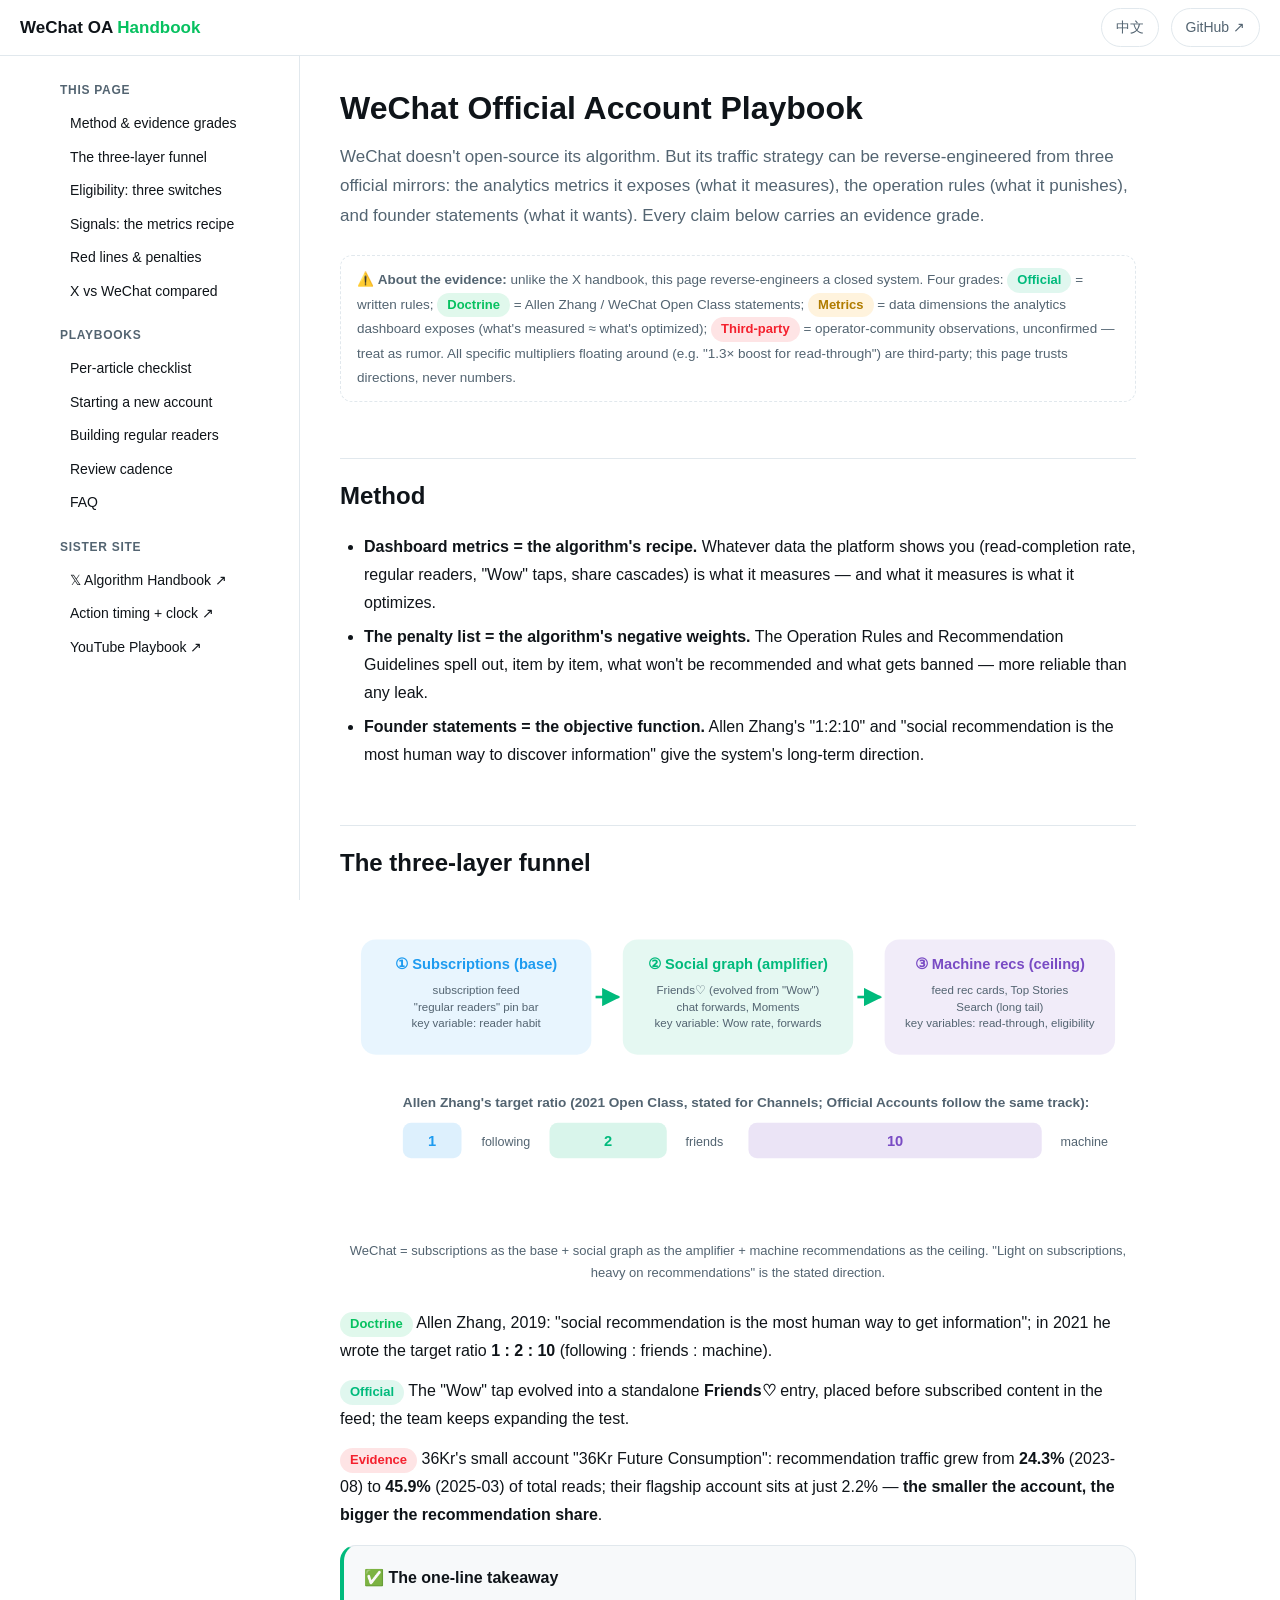
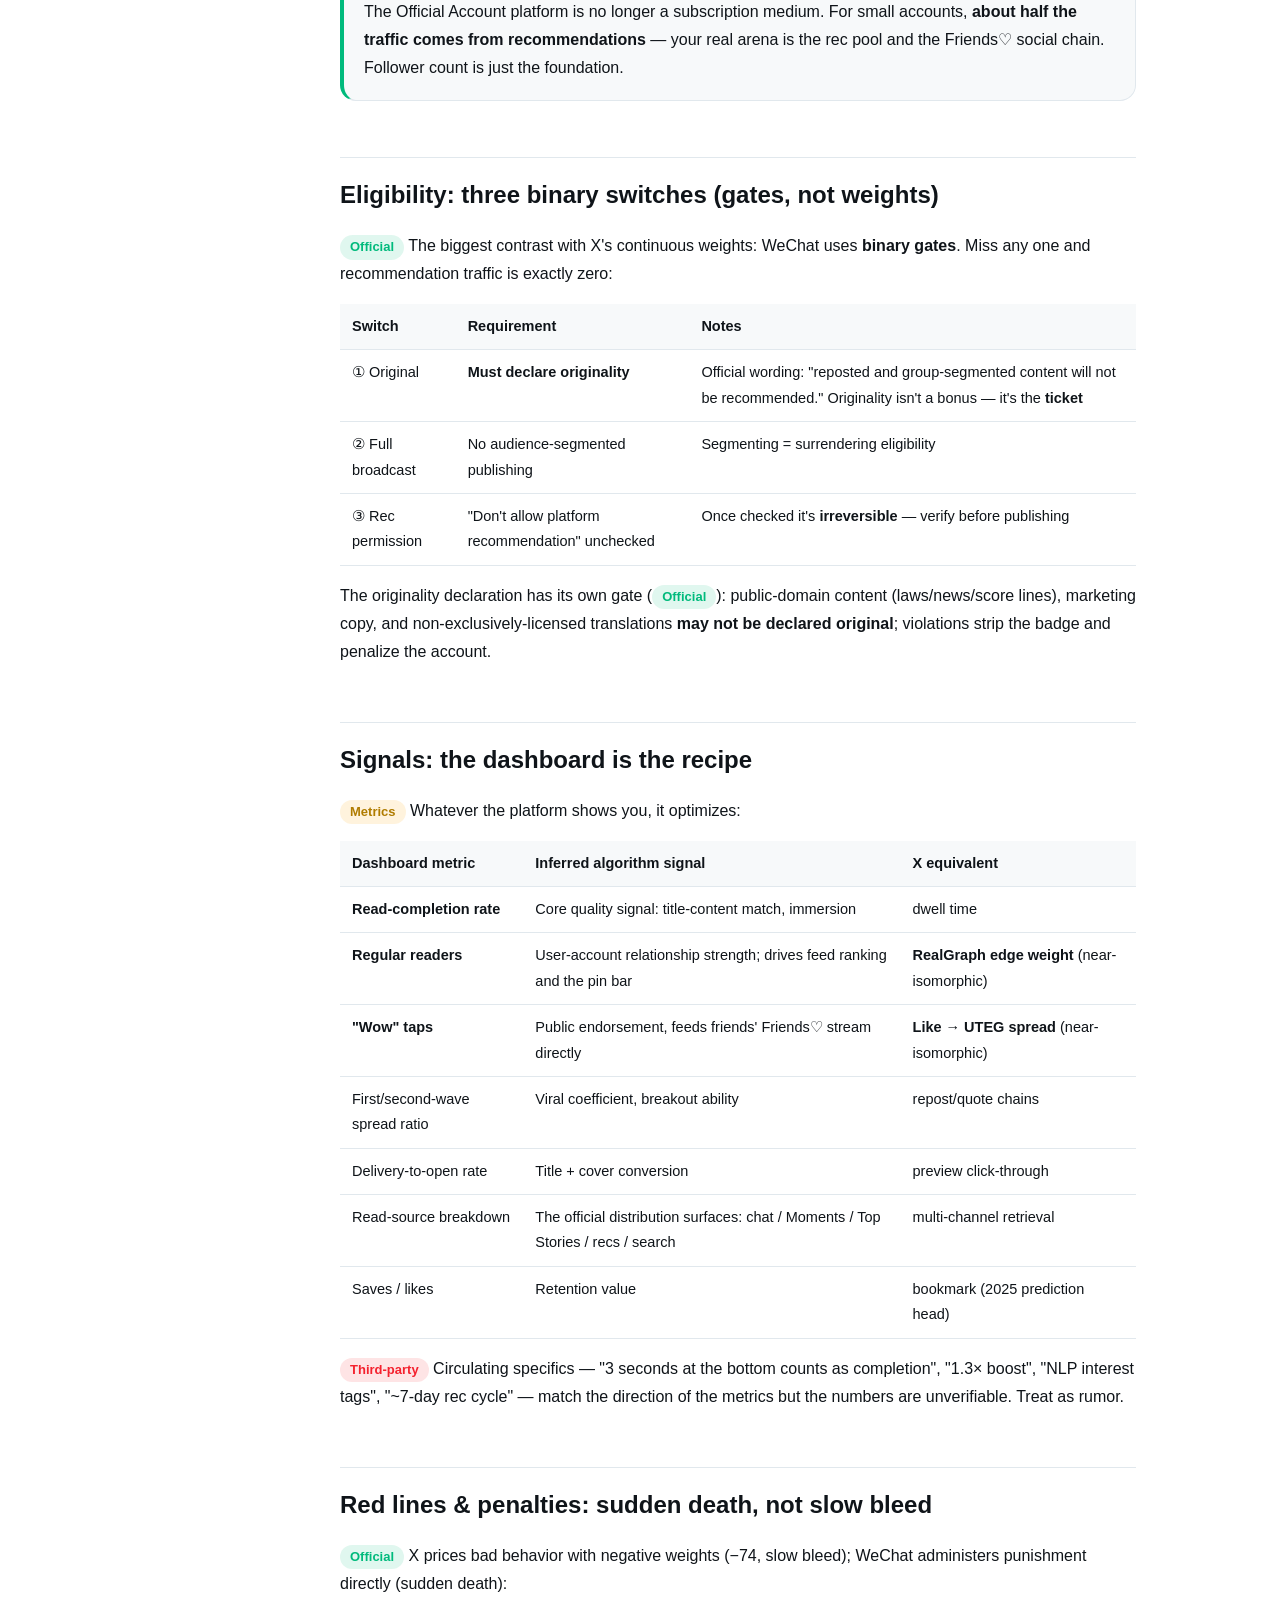
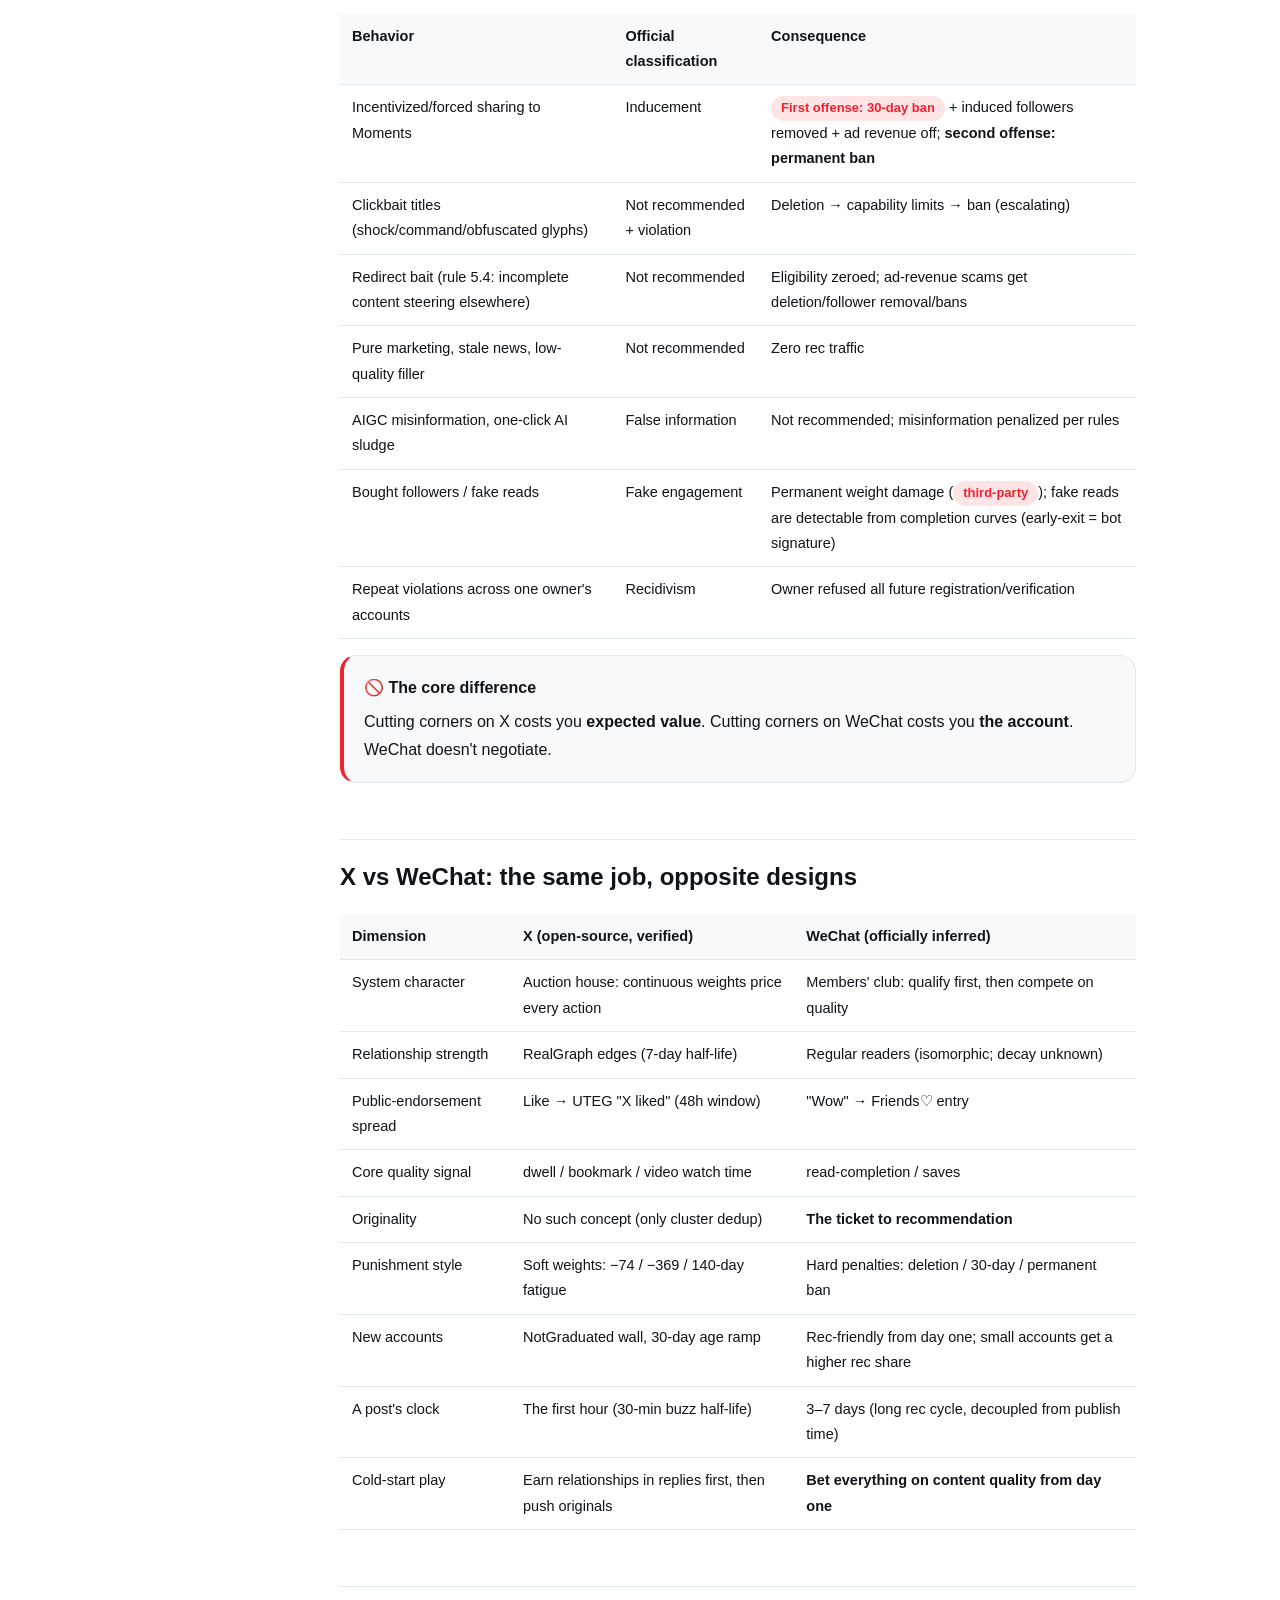
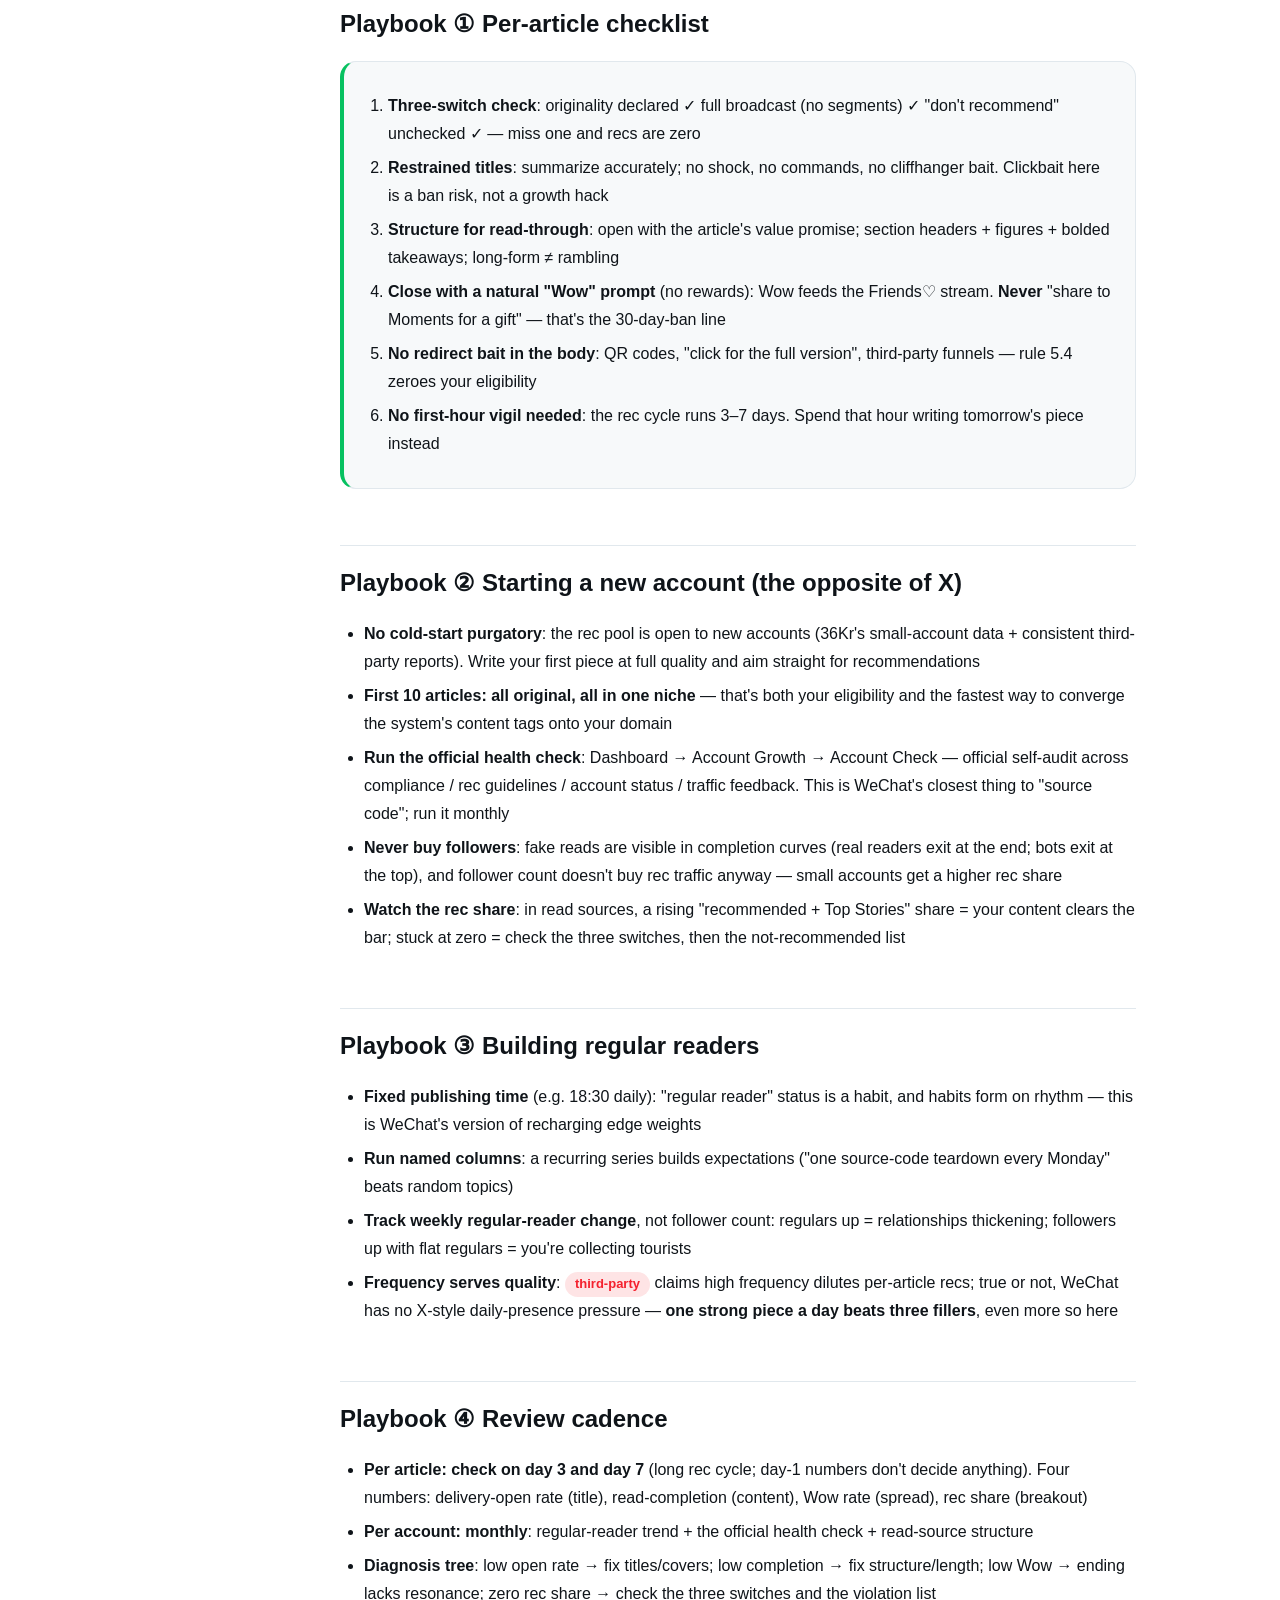
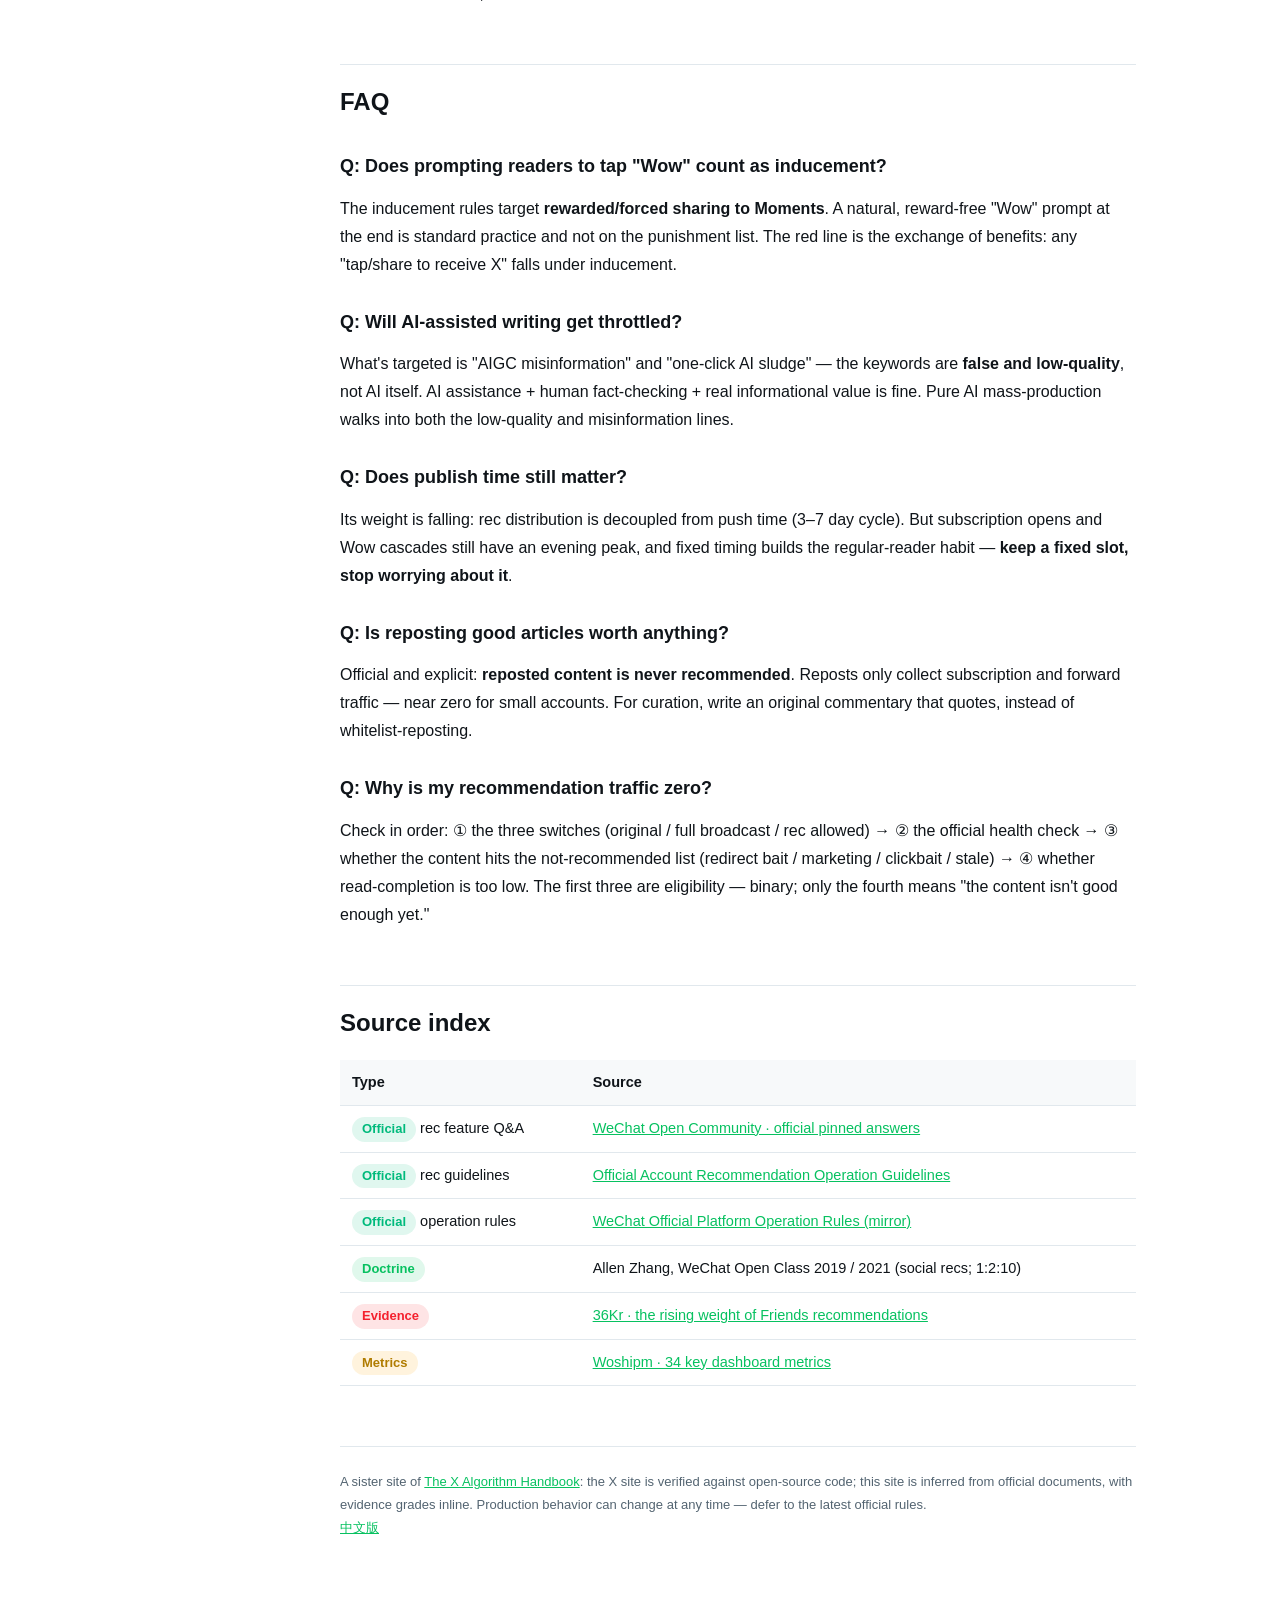
<file: index.html>
<!DOCTYPE html>
<html lang="zh-CN">
<head>
<meta charset="UTF-8">
<meta name="viewport" content="width=device-width, initial-scale=1.0">
<title>微信公众号操作手册 · WeChat OA Handbook</title>
<meta name="description" content="从官方文档反推微信公众号的流量策略:分发架构、推荐资格、信号体系、红线处罚与行动指南。证据分级,中英双语。">
<link rel="stylesheet" href="assets/style.css">
<script>
  // Auto-redirect by browser language; ?stay=1 disables it
  (function () {
    if (location.search.indexOf('stay') !== -1) return;
    var lang = (navigator.language || '').toLowerCase();
    if (lang.indexOf('zh') !== 0) location.replace('en/');
  })();
</script>
</head>
<body>
<div class="landing">
  <h1>公众号<span style="color:#07c160">操作手册</span></h1>
  <p>从官方文档反推微信公众号的流量策略:三层漏斗、推荐资格三开关、信号体系、红线与行动指南。每条结论标注证据等级。</p>
  <p>WeChat's algorithm, reverse-engineered from official documents — the funnel, the eligibility gates, the signals, the red lines, and the playbooks. Every claim evidence-graded.</p>
  <div class="choices">
    <a href="zh/">中文版</a>
    <a class="alt" href="en/">English</a>
  </div>
</div>
</body>
</html>
</file>
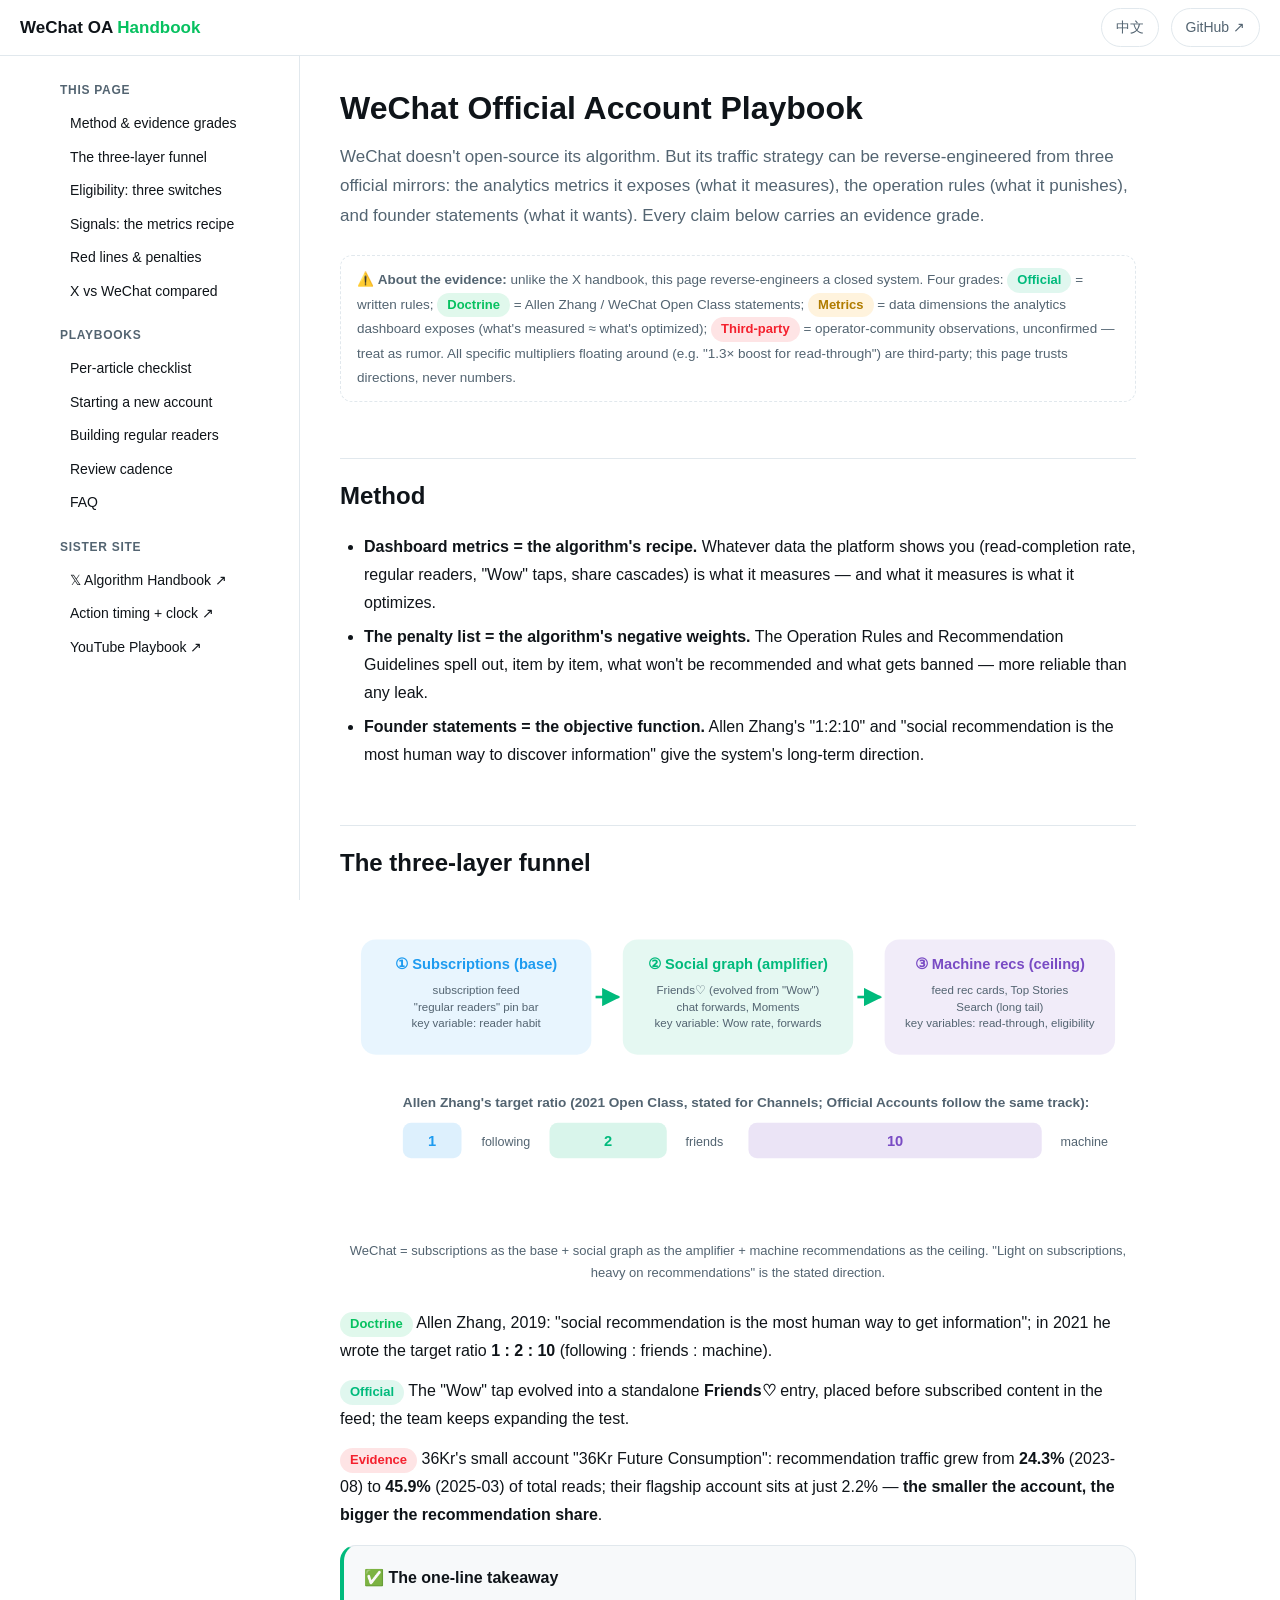
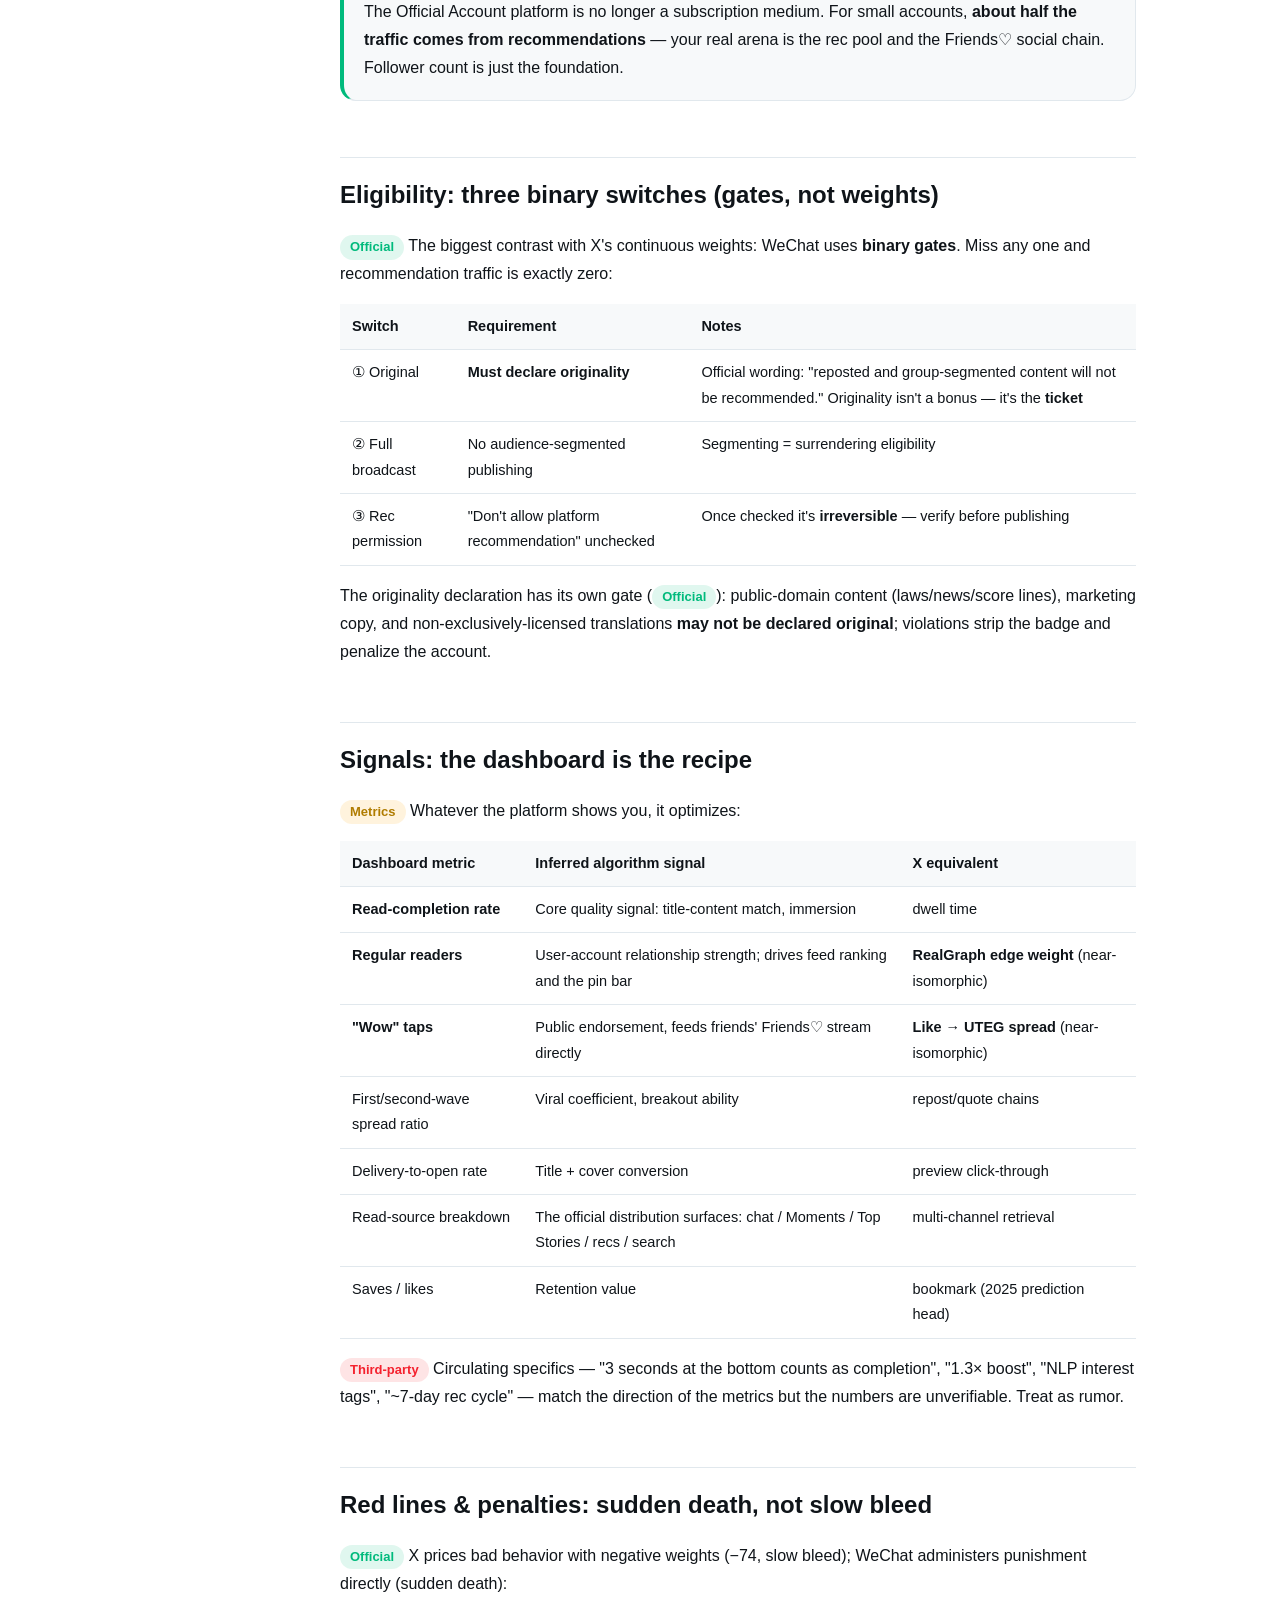
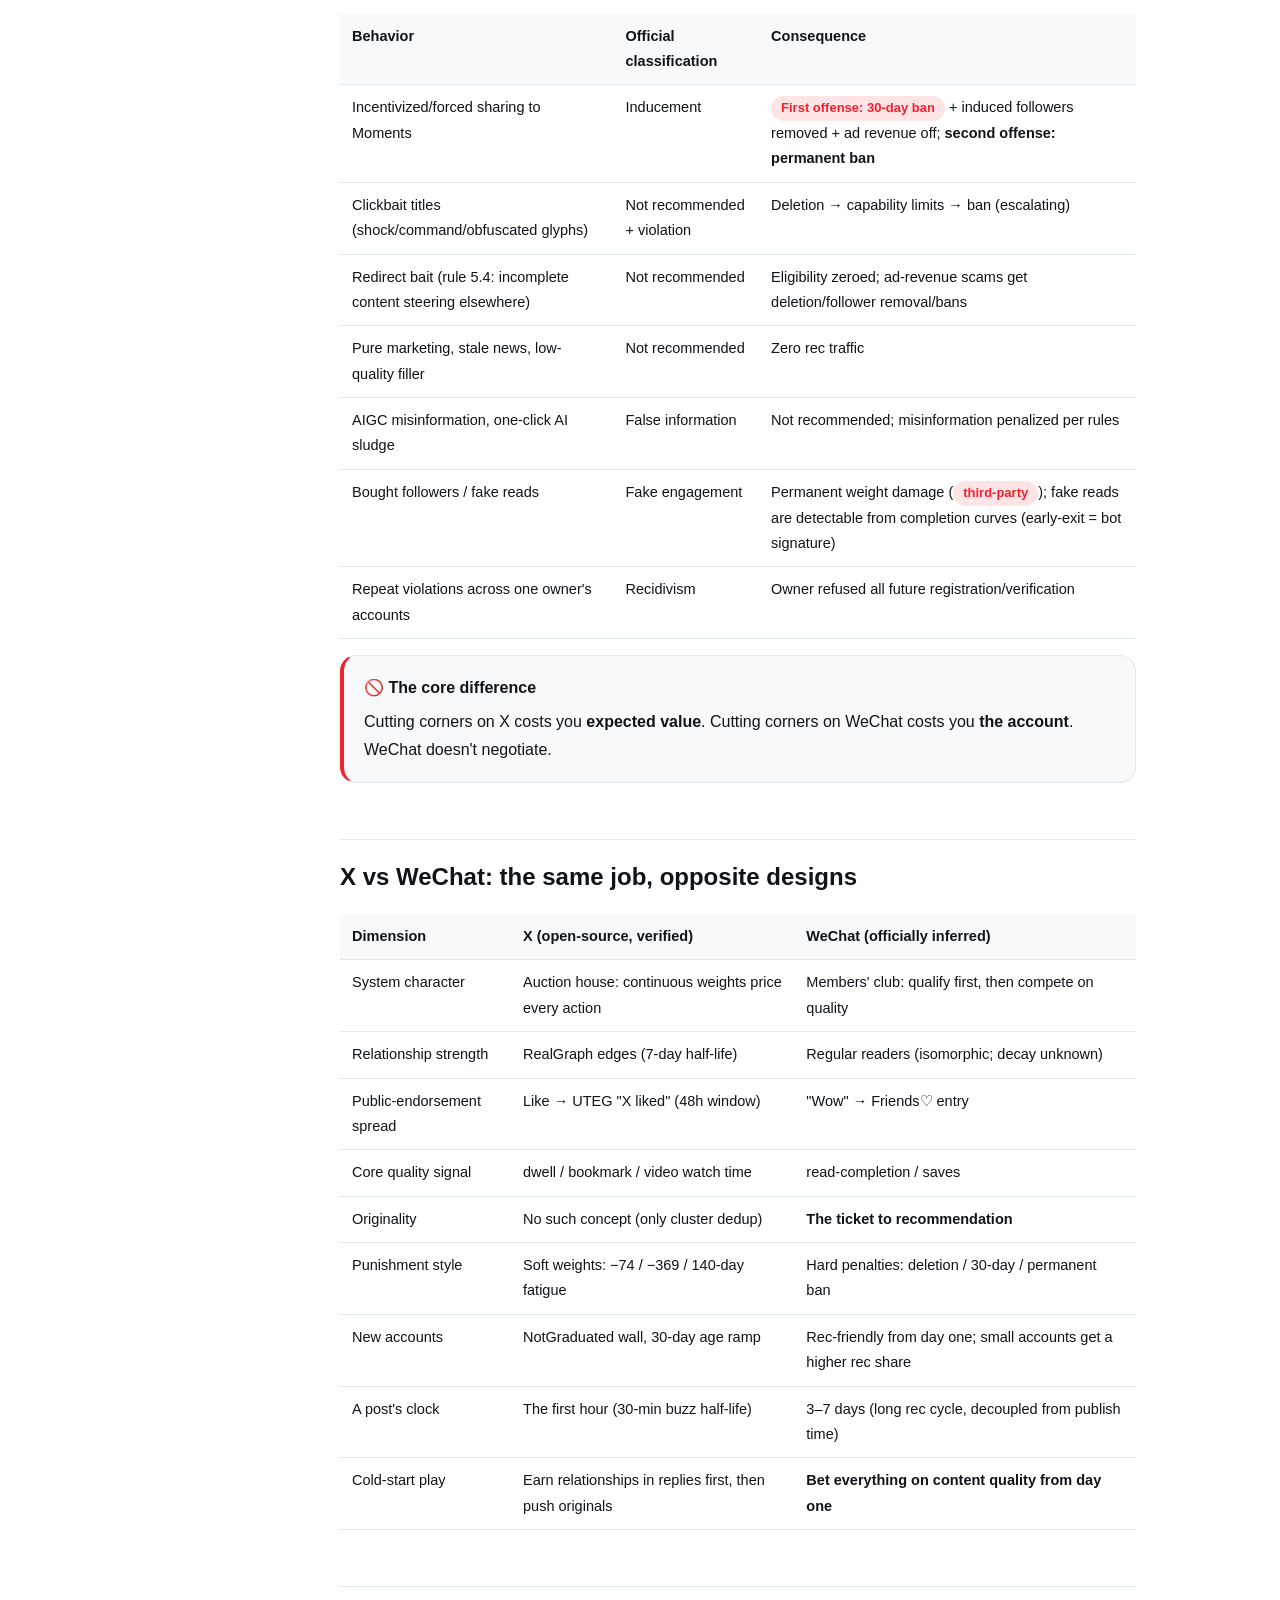
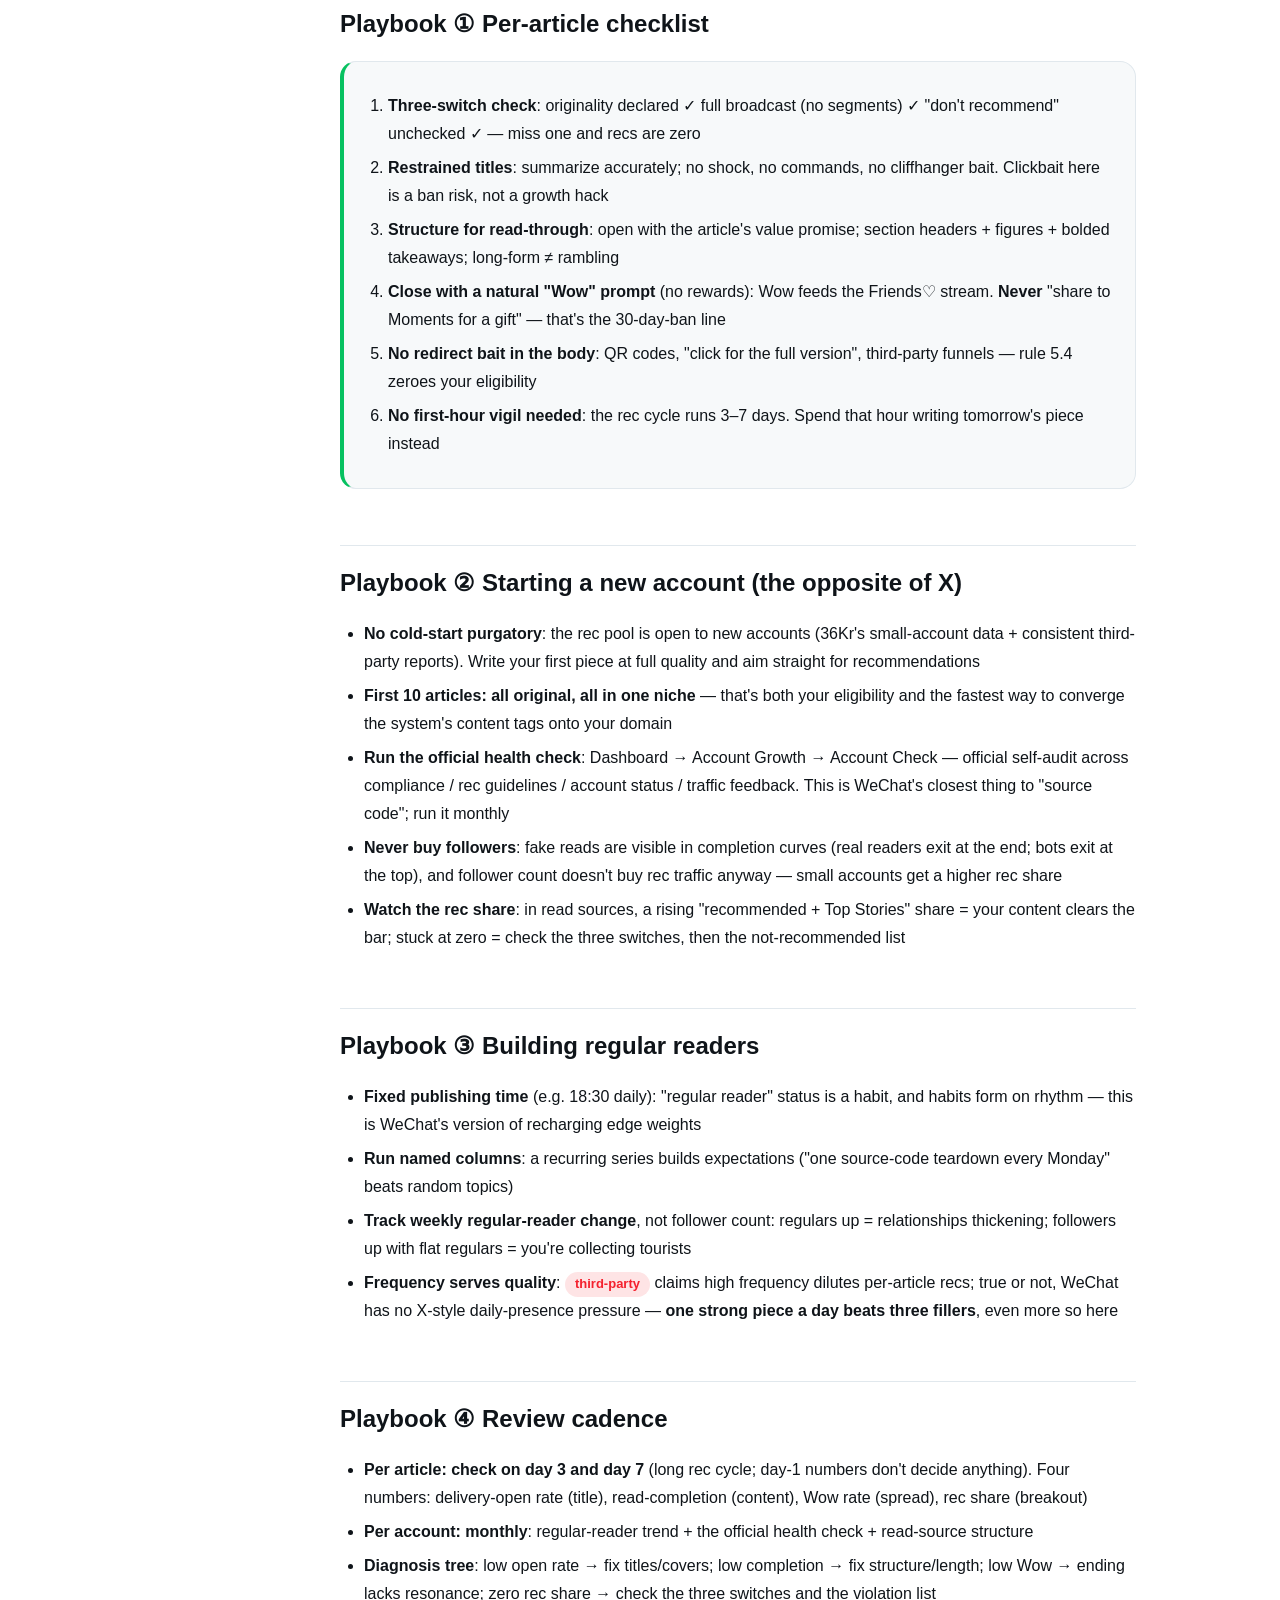
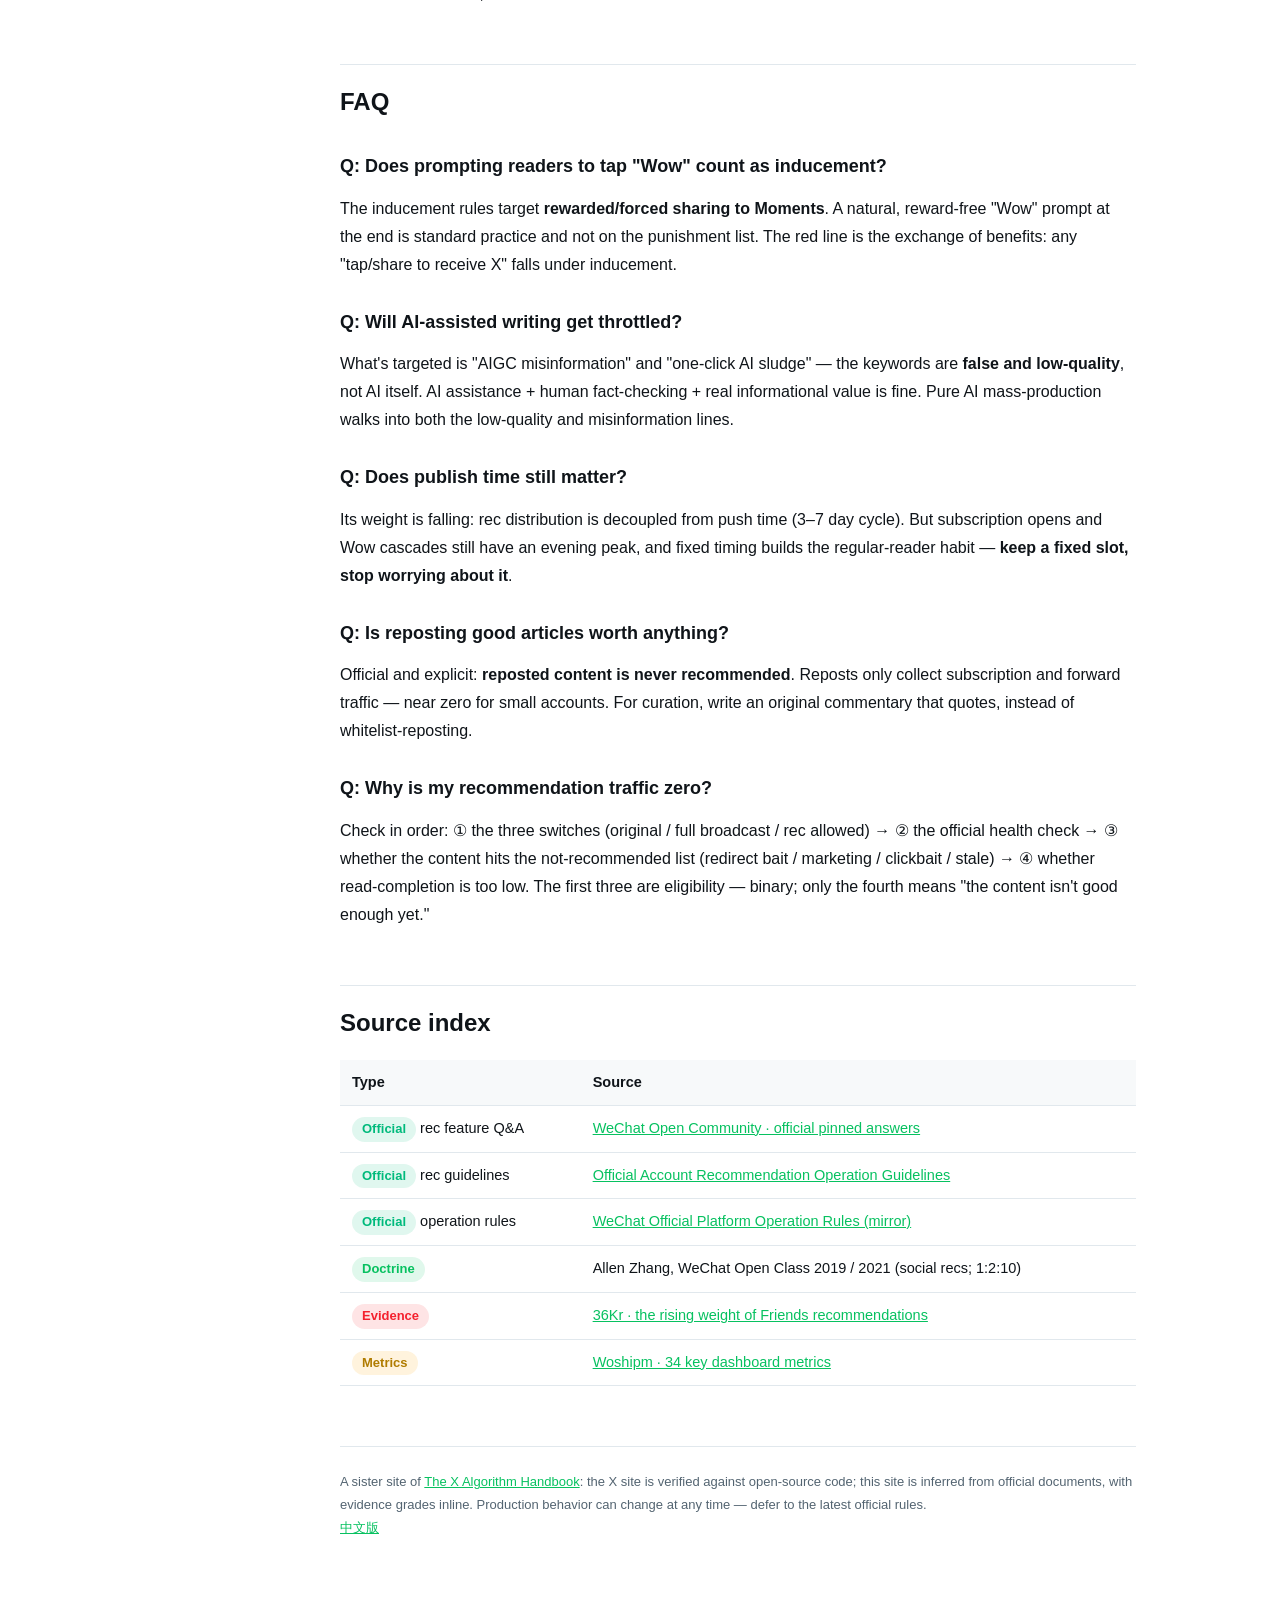
<file: en/index.html>
<!DOCTYPE html>
<html lang="en">
<head>
<meta charset="UTF-8">
<meta name="viewport" content="width=device-width, initial-scale=1.0">
<title>WeChat Official Account Playbook — Traffic Strategy Reverse-Engineered from Official Docs</title>
<meta name="description" content="WeChat doesn't open-source its algorithm. This playbook reverse-engineers it from official operation rules, the recommendation guidelines, the analytics metrics it exposes, and founder statements. Every claim carries an evidence grade.">
<link rel="stylesheet" href="../assets/style.css">
</head>
<body>

<div class="topbar">
  <a class="logo" href="./">WeChat OA <span>Handbook</span></a>
  <div class="spacer"></div>
  <a class="lang" href="../zh/">中文</a>
  <a class="gh" href="https://github.com/partyfly/wechat-handbook" target="_blank">GitHub ↗</a>
</div>

<div class="layout">

<nav class="sidebar">
  <div class="group">
    <div class="group-title">This page</div>
    <a href="#method">Method & evidence grades</a>
    <a href="#arch">The three-layer funnel</a>
    <a href="#gates">Eligibility: three switches</a>
    <a href="#signals">Signals: the metrics recipe</a>
    <a href="#redlines">Red lines & penalties</a>
    <a href="#vs">X vs WeChat compared</a>
  </div>
  <div class="group">
    <div class="group-title">Playbooks</div>
    <a href="#pb-publish">Per-article checklist</a>
    <a href="#pb-new">Starting a new account</a>
    <a href="#pb-loyal">Building regular readers</a>
    <a href="#pb-review">Review cadence</a>
    <a href="#faq">FAQ</a>
  </div>
  <div class="group">
    <div class="group-title">Sister site</div>
    <a href="https://partyfly.github.io/x-algorithm-handbook/en/" target="_blank">𝕏 Algorithm Handbook ↗</a>
    <a href="https://partyfly.github.io/x-algorithm-handbook/en/timing.html" target="_blank">Action timing + clock ↗</a>
    <a href="https://partyfly.github.io/youtube-handbook/en/" target="_blank">YouTube Playbook ↗</a>
  </div>
</nav>

<main id="top">

<h1>WeChat Official Account Playbook</h1>
<p class="subtitle">WeChat doesn't open-source its algorithm. But its traffic strategy can be reverse-engineered from three official mirrors: the analytics metrics it exposes (what it measures), the operation rules (what it punishes), and founder statements (what it wants). Every claim below carries an evidence grade.</p>

<div class="disclaimer">
⚠️ <strong>About the evidence:</strong> unlike the X handbook, this page reverse-engineers a closed system. Four grades: <span class="badge pos">Official</span> = written rules; <span class="badge info">Doctrine</span> = Allen Zhang / WeChat Open Class statements; <span class="badge warn">Metrics</span> = data dimensions the analytics dashboard exposes (what's measured ≈ what's optimized); <span class="badge neg">Third-party</span> = operator-community observations, unconfirmed — treat as rumor. All specific multipliers floating around (e.g. "1.3× boost for read-through") are third-party; this page trusts directions, never numbers.
</div>

<h2 id="method">Method</h2>
<ul>
<li><strong>Dashboard metrics = the algorithm's recipe.</strong> Whatever data the platform shows you (read-completion rate, regular readers, "Wow" taps, share cascades) is what it measures — and what it measures is what it optimizes.</li>
<li><strong>The penalty list = the algorithm's negative weights.</strong> The Operation Rules and Recommendation Guidelines spell out, item by item, what won't be recommended and what gets banned — more reliable than any leak.</li>
<li><strong>Founder statements = the objective function.</strong> Allen Zhang's "1:2:10" and "social recommendation is the most human way to discover information" give the system's long-term direction.</li>
</ul>

<h2 id="arch">The three-layer funnel</h2>

<div class="figure">
<svg viewBox="0 0 760 300" xmlns="http://www.w3.org/2000/svg" font-family="-apple-system,sans-serif">
  <defs>
    <marker id="warr" viewBox="0 0 10 10" refX="9" refY="5" markerWidth="7" markerHeight="7" orient="auto-start-reverse">
      <path d="M0,0 L10,5 L0,10 z" fill="#00ba7c"/>
    </marker>
  </defs>
  <rect x="20" y="30" width="220" height="110" rx="14" fill="#1d9bf0" opacity="0.10"/>
  <text x="130" y="58" text-anchor="middle" font-size="14" font-weight="700" fill="#1d9bf0">① Subscriptions (base)</text>
  <text x="130" y="82" text-anchor="middle" font-size="11" fill="#536471">subscription feed</text>
  <text x="130" y="98" text-anchor="middle" font-size="11" fill="#536471">"regular readers" pin bar</text>
  <text x="130" y="114" text-anchor="middle" font-size="11" fill="#536471">key variable: reader habit</text>
  <rect x="270" y="30" width="220" height="110" rx="14" fill="#00ba7c" opacity="0.10"/>
  <text x="380" y="58" text-anchor="middle" font-size="14" font-weight="700" fill="#00ba7c">② Social graph (amplifier)</text>
  <text x="380" y="82" text-anchor="middle" font-size="11" fill="#536471">Friends♡ (evolved from "Wow")</text>
  <text x="380" y="98" text-anchor="middle" font-size="11" fill="#536471">chat forwards, Moments</text>
  <text x="380" y="114" text-anchor="middle" font-size="11" fill="#536471">key variable: Wow rate, forwards</text>
  <rect x="520" y="30" width="220" height="110" rx="14" fill="#794bc4" opacity="0.10"/>
  <text x="630" y="58" text-anchor="middle" font-size="14" font-weight="700" fill="#794bc4">③ Machine recs (ceiling)</text>
  <text x="630" y="82" text-anchor="middle" font-size="11" fill="#536471">feed rec cards, Top Stories</text>
  <text x="630" y="98" text-anchor="middle" font-size="11" fill="#536471">Search (long tail)</text>
  <text x="630" y="114" text-anchor="middle" font-size="11" fill="#536471">key variables: read-through, eligibility</text>
  <line x1="244" y1="85" x2="266" y2="85" stroke="#00ba7c" stroke-width="2.5" marker-end="url(#warr)"/>
  <line x1="494" y1="85" x2="516" y2="85" stroke="#00ba7c" stroke-width="2.5" marker-end="url(#warr)"/>
  <text x="60" y="190" font-size="13" font-weight="700" fill="#536471">Allen Zhang's target ratio (2021 Open Class, stated for Channels; Official Accounts follow the same track):</text>
  <rect x="60" y="205" width="56" height="34" rx="8" fill="#1d9bf0" opacity="0.15"/>
  <text x="88" y="227" text-anchor="middle" font-size="14" font-weight="800" fill="#1d9bf0">1</text>
  <text x="135" y="227" font-size="12" fill="#536471">following</text>
  <rect x="200" y="205" width="112" height="34" rx="8" fill="#00ba7c" opacity="0.15"/>
  <text x="256" y="227" text-anchor="middle" font-size="14" font-weight="800" fill="#00ba7c">2</text>
  <text x="330" y="227" font-size="12" fill="#536471">friends</text>
  <rect x="390" y="205" width="280" height="34" rx="8" fill="#794bc4" opacity="0.15"/>
  <text x="530" y="227" text-anchor="middle" font-size="14" font-weight="800" fill="#794bc4">10</text>
  <text x="688" y="227" font-size="12" fill="#536471">machine</text>
</svg>
<div class="caption">WeChat = subscriptions as the base + social graph as the amplifier + machine recommendations as the ceiling. "Light on subscriptions, heavy on recommendations" is the stated direction.</div>
</div>

<p><span class="badge info">Doctrine</span> Allen Zhang, 2019: "social recommendation is the most human way to get information"; in 2021 he wrote the target ratio <strong>1 : 2 : 10</strong> (following : friends : machine).</p>
<p><span class="badge pos">Official</span> The "Wow" tap evolved into a standalone <strong>Friends♡</strong> entry, placed before subscribed content in the feed; the team keeps expanding the test.</p>
<p><span class="badge neg">Evidence</span> 36Kr's small account "36Kr Future Consumption": recommendation traffic grew from <strong>24.3%</strong> (2023-08) to <strong>45.9%</strong> (2025-03) of total reads; their flagship account sits at just 2.2% — <strong>the smaller the account, the bigger the recommendation share</strong>.</p>

<div class="card green">
<div class="card-title">✅ The one-line takeaway</div>
The Official Account platform is no longer a subscription medium. For small accounts, <strong>about half the traffic comes from recommendations</strong> — your real arena is the rec pool and the Friends♡ social chain. Follower count is just the foundation.
</div>

<h2 id="gates">Eligibility: three binary switches (gates, not weights)</h2>
<p><span class="badge pos">Official</span> The biggest contrast with X's continuous weights: WeChat uses <strong>binary gates</strong>. Miss any one and recommendation traffic is exactly zero:</p>

<table>
<thead><tr><th>Switch</th><th>Requirement</th><th>Notes</th></tr></thead>
<tbody>
<tr><td>① Original</td><td><strong>Must declare originality</strong></td><td>Official wording: "reposted and group-segmented content will not be recommended." Originality isn't a bonus — it's the <strong>ticket</strong></td></tr>
<tr><td>② Full broadcast</td><td>No audience-segmented publishing</td><td>Segmenting = surrendering eligibility</td></tr>
<tr><td>③ Rec permission</td><td>"Don't allow platform recommendation" unchecked</td><td>Once checked it's <strong>irreversible</strong> — verify before publishing</td></tr>
</tbody>
</table>

<p>The originality declaration has its own gate (<span class="badge pos">Official</span>): public-domain content (laws/news/score lines), marketing copy, and non-exclusively-licensed translations <strong>may not be declared original</strong>; violations strip the badge and penalize the account.</p>

<h2 id="signals">Signals: the dashboard is the recipe</h2>
<p><span class="badge warn">Metrics</span> Whatever the platform shows you, it optimizes:</p>

<table>
<thead><tr><th>Dashboard metric</th><th>Inferred algorithm signal</th><th>X equivalent</th></tr></thead>
<tbody>
<tr><td><strong>Read-completion rate</strong></td><td>Core quality signal: title-content match, immersion</td><td>dwell time</td></tr>
<tr><td><strong>Regular readers</strong></td><td>User-account relationship strength; drives feed ranking and the pin bar</td><td><strong>RealGraph edge weight</strong> (near-isomorphic)</td></tr>
<tr><td><strong>"Wow" taps</strong></td><td>Public endorsement, feeds friends' Friends♡ stream directly</td><td><strong>Like → UTEG spread</strong> (near-isomorphic)</td></tr>
<tr><td>First/second-wave spread ratio</td><td>Viral coefficient, breakout ability</td><td>repost/quote chains</td></tr>
<tr><td>Delivery-to-open rate</td><td>Title + cover conversion</td><td>preview click-through</td></tr>
<tr><td>Read-source breakdown</td><td>The official distribution surfaces: chat / Moments / Top Stories / recs / search</td><td>multi-channel retrieval</td></tr>
<tr><td>Saves / likes</td><td>Retention value</td><td>bookmark (2025 prediction head)</td></tr>
</tbody>
</table>

<p><span class="badge neg">Third-party</span> Circulating specifics — "3 seconds at the bottom counts as completion", "1.3× boost", "NLP interest tags", "~7-day rec cycle" — match the direction of the metrics but the numbers are unverifiable. Treat as rumor.</p>

<h2 id="redlines">Red lines & penalties: sudden death, not slow bleed</h2>
<p><span class="badge pos">Official</span> X prices bad behavior with negative weights (−74, slow bleed); WeChat administers punishment directly (sudden death):</p>

<table>
<thead><tr><th>Behavior</th><th>Official classification</th><th>Consequence</th></tr></thead>
<tbody>
<tr><td>Incentivized/forced sharing to Moments</td><td>Inducement</td><td><span class="badge neg">First offense: 30-day ban</span> + induced followers removed + ad revenue off; <strong>second offense: permanent ban</strong></td></tr>
<tr><td>Clickbait titles (shock/command/obfuscated glyphs)</td><td>Not recommended + violation</td><td>Deletion → capability limits → ban (escalating)</td></tr>
<tr><td>Redirect bait (rule 5.4: incomplete content steering elsewhere)</td><td>Not recommended</td><td>Eligibility zeroed; ad-revenue scams get deletion/follower removal/bans</td></tr>
<tr><td>Pure marketing, stale news, low-quality filler</td><td>Not recommended</td><td>Zero rec traffic</td></tr>
<tr><td>AIGC misinformation, one-click AI sludge</td><td>False information</td><td>Not recommended; misinformation penalized per rules</td></tr>
<tr><td>Bought followers / fake reads</td><td>Fake engagement</td><td>Permanent weight damage (<span class="badge neg">third-party</span>); fake reads are detectable from completion curves (early-exit = bot signature)</td></tr>
<tr><td>Repeat violations across one owner's accounts</td><td>Recidivism</td><td>Owner refused all future registration/verification</td></tr>
</tbody>
</table>

<div class="card red">
<div class="card-title">🚫 The core difference</div>
Cutting corners on X costs you <strong>expected value</strong>. Cutting corners on WeChat costs you <strong>the account</strong>. WeChat doesn't negotiate.
</div>

<h2 id="vs">X vs WeChat: the same job, opposite designs</h2>

<table>
<thead><tr><th>Dimension</th><th>X (open-source, verified)</th><th>WeChat (officially inferred)</th></tr></thead>
<tbody>
<tr><td>System character</td><td>Auction house: continuous weights price every action</td><td>Members' club: qualify first, then compete on quality</td></tr>
<tr><td>Relationship strength</td><td>RealGraph edges (7-day half-life)</td><td>Regular readers (isomorphic; decay unknown)</td></tr>
<tr><td>Public-endorsement spread</td><td>Like → UTEG "X liked" (48h window)</td><td>"Wow" → Friends♡ entry</td></tr>
<tr><td>Core quality signal</td><td>dwell / bookmark / video watch time</td><td>read-completion / saves</td></tr>
<tr><td>Originality</td><td>No such concept (only cluster dedup)</td><td><strong>The ticket to recommendation</strong></td></tr>
<tr><td>Punishment style</td><td>Soft weights: −74 / −369 / 140-day fatigue</td><td>Hard penalties: deletion / 30-day / permanent ban</td></tr>
<tr><td>New accounts</td><td>NotGraduated wall, 30-day age ramp</td><td>Rec-friendly from day one; small accounts get a higher rec share</td></tr>
<tr><td>A post's clock</td><td>The first hour (30-min buzz half-life)</td><td>3–7 days (long rec cycle, decoupled from publish time)</td></tr>
<tr><td>Cold-start play</td><td>Earn relationships in replies first, then push originals</td><td><strong>Bet everything on content quality from day one</strong></td></tr>
</tbody>
</table>

<h2 id="pb-publish">Playbook ① Per-article checklist</h2>
<div class="card blue">
<ol>
<li><strong>Three-switch check</strong>: originality declared ✓ full broadcast (no segments) ✓ "don't recommend" unchecked ✓ — miss one and recs are zero</li>
<li><strong>Restrained titles</strong>: summarize accurately; no shock, no commands, no cliffhanger bait. Clickbait here is a ban risk, not a growth hack</li>
<li><strong>Structure for read-through</strong>: open with the article's value promise; section headers + figures + bolded takeaways; long-form ≠ rambling</li>
<li><strong>Close with a natural "Wow" prompt</strong> (no rewards): Wow feeds the Friends♡ stream. <strong>Never</strong> "share to Moments for a gift" — that's the 30-day-ban line</li>
<li><strong>No redirect bait in the body</strong>: QR codes, "click for the full version", third-party funnels — rule 5.4 zeroes your eligibility</li>
<li><strong>No first-hour vigil needed</strong>: the rec cycle runs 3–7 days. Spend that hour writing tomorrow's piece instead</li>
</ol>
</div>

<h2 id="pb-new">Playbook ② Starting a new account (the opposite of X)</h2>
<ul>
<li><strong>No cold-start purgatory</strong>: the rec pool is open to new accounts (36Kr's small-account data + consistent third-party reports). Write your first piece at full quality and aim straight for recommendations</li>
<li><strong>First 10 articles: all original, all in one niche</strong> — that's both your eligibility and the fastest way to converge the system's content tags onto your domain</li>
<li><strong>Run the official health check</strong>: Dashboard → Account Growth → Account Check — official self-audit across compliance / rec guidelines / account status / traffic feedback. This is WeChat's closest thing to "source code"; run it monthly</li>
<li><strong>Never buy followers</strong>: fake reads are visible in completion curves (real readers exit at the end; bots exit at the top), and follower count doesn't buy rec traffic anyway — small accounts get a higher rec share</li>
<li><strong>Watch the rec share</strong>: in read sources, a rising "recommended + Top Stories" share = your content clears the bar; stuck at zero = check the three switches, then the not-recommended list</li>
</ul>

<h2 id="pb-loyal">Playbook ③ Building regular readers</h2>
<ul>
<li><strong>Fixed publishing time</strong> (e.g. 18:30 daily): "regular reader" status is a habit, and habits form on rhythm — this is WeChat's version of recharging edge weights</li>
<li><strong>Run named columns</strong>: a recurring series builds expectations ("one source-code teardown every Monday" beats random topics)</li>
<li><strong>Track weekly regular-reader change</strong>, not follower count: regulars up = relationships thickening; followers up with flat regulars = you're collecting tourists</li>
<li><strong>Frequency serves quality</strong>: <span class="badge neg">third-party</span> claims high frequency dilutes per-article recs; true or not, WeChat has no X-style daily-presence pressure — <strong>one strong piece a day beats three fillers</strong>, even more so here</li>
</ul>

<h2 id="pb-review">Playbook ④ Review cadence</h2>
<ul>
<li><strong>Per article: check on day 3 and day 7</strong> (long rec cycle; day-1 numbers don't decide anything). Four numbers: delivery-open rate (title), read-completion (content), Wow rate (spread), rec share (breakout)</li>
<li><strong>Per account: monthly</strong>: regular-reader trend + the official health check + read-source structure</li>
<li><strong>Diagnosis tree</strong>: low open rate → fix titles/covers; low completion → fix structure/length; low Wow → ending lacks resonance; zero rec share → check the three switches and the violation list</li>
</ul>

<h2 id="faq">FAQ</h2>

<h3>Q: Does prompting readers to tap "Wow" count as inducement?</h3>
<p>The inducement rules target <strong>rewarded/forced sharing to Moments</strong>. A natural, reward-free "Wow" prompt at the end is standard practice and not on the punishment list. The red line is the exchange of benefits: any "tap/share to receive X" falls under inducement.</p>

<h3>Q: Will AI-assisted writing get throttled?</h3>
<p>What's targeted is "AIGC misinformation" and "one-click AI sludge" — the keywords are <strong>false and low-quality</strong>, not AI itself. AI assistance + human fact-checking + real informational value is fine. Pure AI mass-production walks into both the low-quality and misinformation lines.</p>

<h3>Q: Does publish time still matter?</h3>
<p>Its weight is falling: rec distribution is decoupled from push time (3–7 day cycle). But subscription opens and Wow cascades still have an evening peak, and fixed timing builds the regular-reader habit — <strong>keep a fixed slot, stop worrying about it</strong>.</p>

<h3>Q: Is reposting good articles worth anything?</h3>
<p>Official and explicit: <strong>reposted content is never recommended</strong>. Reposts only collect subscription and forward traffic — near zero for small accounts. For curation, write an original commentary that quotes, instead of whitelist-reposting.</p>

<h3>Q: Why is my recommendation traffic zero?</h3>
<p>Check in order: ① the three switches (original / full broadcast / rec allowed) → ② the official health check → ③ whether the content hits the not-recommended list (redirect bait / marketing / clickbait / stale) → ④ whether read-completion is too low. The first three are eligibility — binary; only the fourth means "the content isn't good enough yet."</p>

<h2 id="sources">Source index</h2>
<table>
<thead><tr><th>Type</th><th>Source</th></tr></thead>
<tbody>
<tr><td><span class="badge pos">Official</span> rec feature Q&A</td><td><a href="https://developers.weixin.qq.com/community/develop/doc/0000a4c99dccb8f21d816ffe661009" target="_blank">WeChat Open Community · official pinned answers</a></td></tr>
<tr><td><span class="badge pos">Official</span> rec guidelines</td><td><a href="https://developers.weixin.qq.com/community/develop/article/doc/00080ea36a43e83f42241d81466813" target="_blank">Official Account Recommendation Operation Guidelines</a></td></tr>
<tr><td><span class="badge pos">Official</span> operation rules</td><td><a href="https://www.cnblogs.com/txw1958/p/weixin-mp-rules.html" target="_blank">WeChat Official Platform Operation Rules (mirror)</a></td></tr>
<tr><td><span class="badge info">Doctrine</span></td><td>Allen Zhang, WeChat Open Class 2019 / 2021 (social recs; 1:2:10)</td></tr>
<tr><td><span class="badge neg">Evidence</span></td><td><a href="https://36kr.com/p/3211329723614340" target="_blank">36Kr · the rising weight of Friends recommendations</a></td></tr>
<tr><td><span class="badge warn">Metrics</span></td><td><a href="https://www.woshipm.com/operate/3375626.html" target="_blank">Woshipm · 34 key dashboard metrics</a></td></tr>
</tbody>
</table>

<footer>
A sister site of <a href="https://partyfly.github.io/x-algorithm-handbook/en/" target="_blank">The X Algorithm Handbook</a>: the X site is verified against open-source code; this site is inferred from official documents, with evidence grades inline. Production behavior can change at any time — defer to the latest official rules.<br>
<a href="../zh/">中文版</a>
</footer>

</main>
</div>
</body>
</html>
</file>
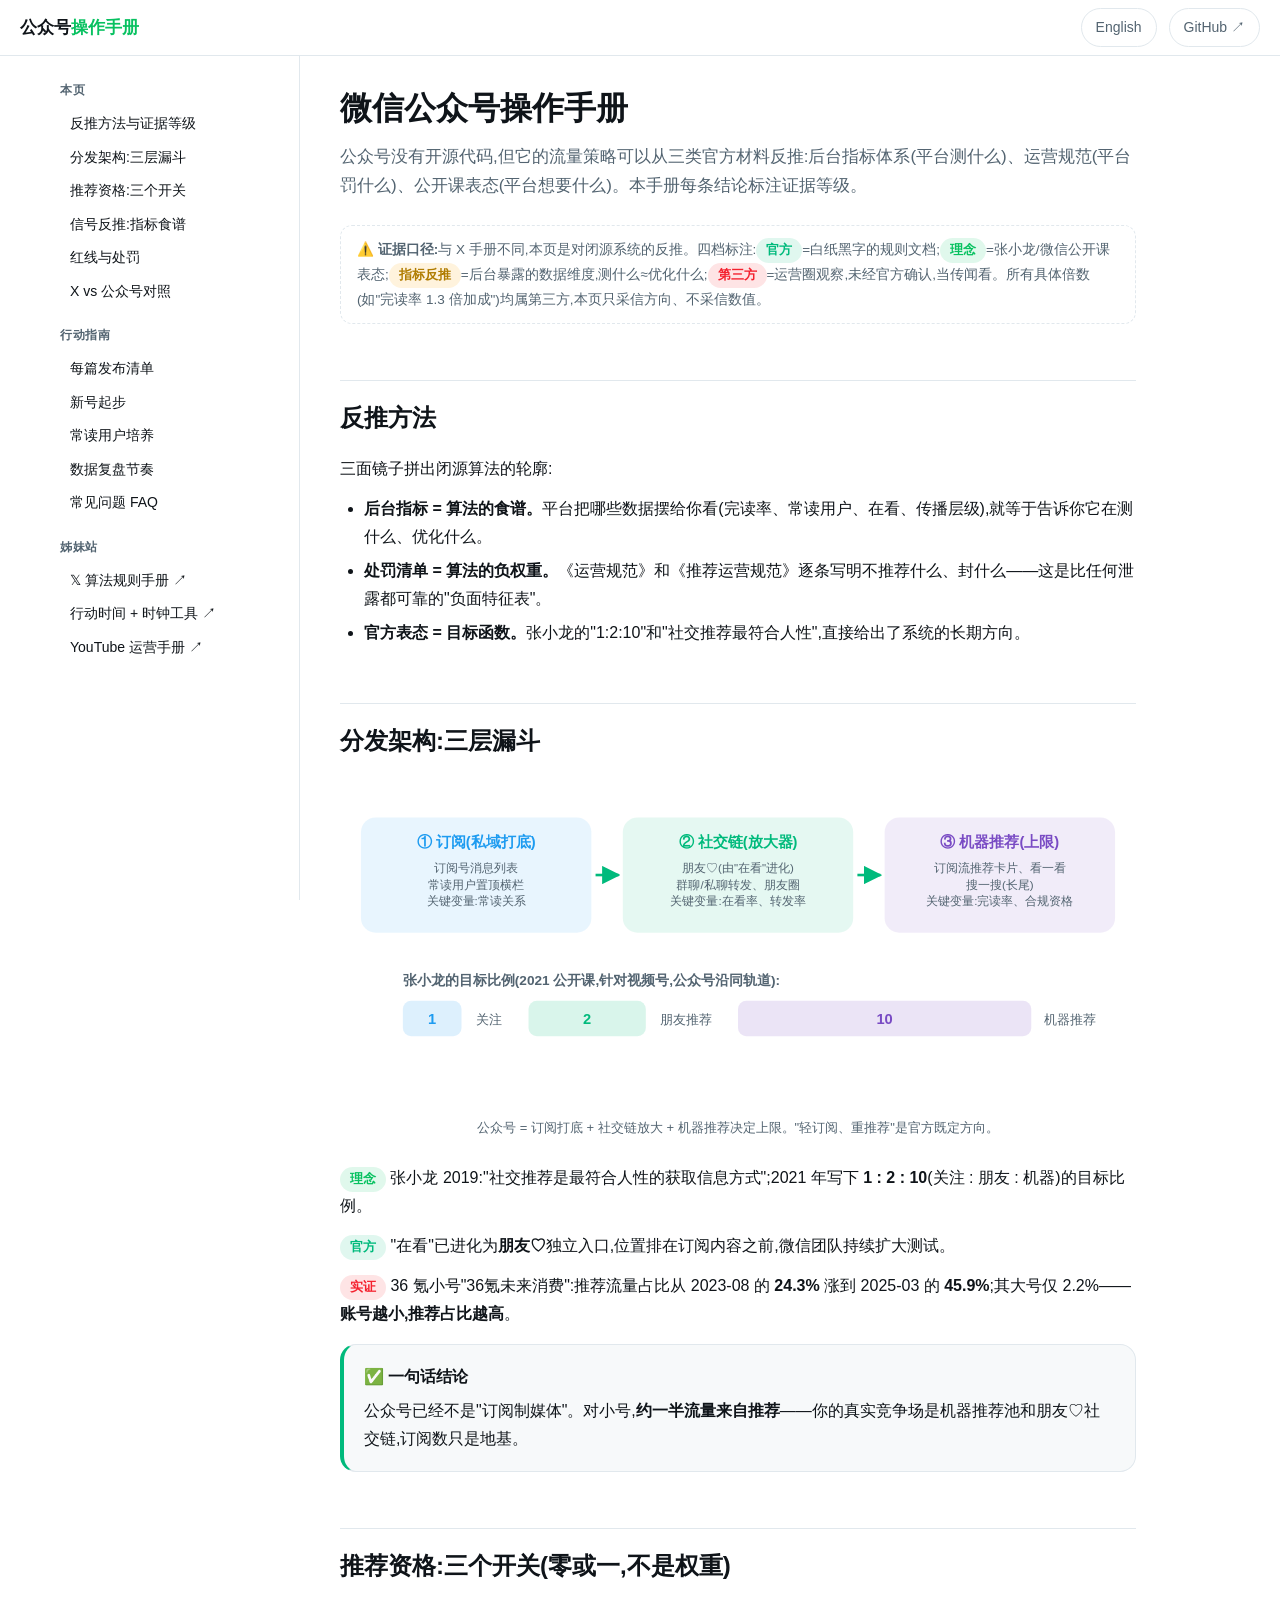
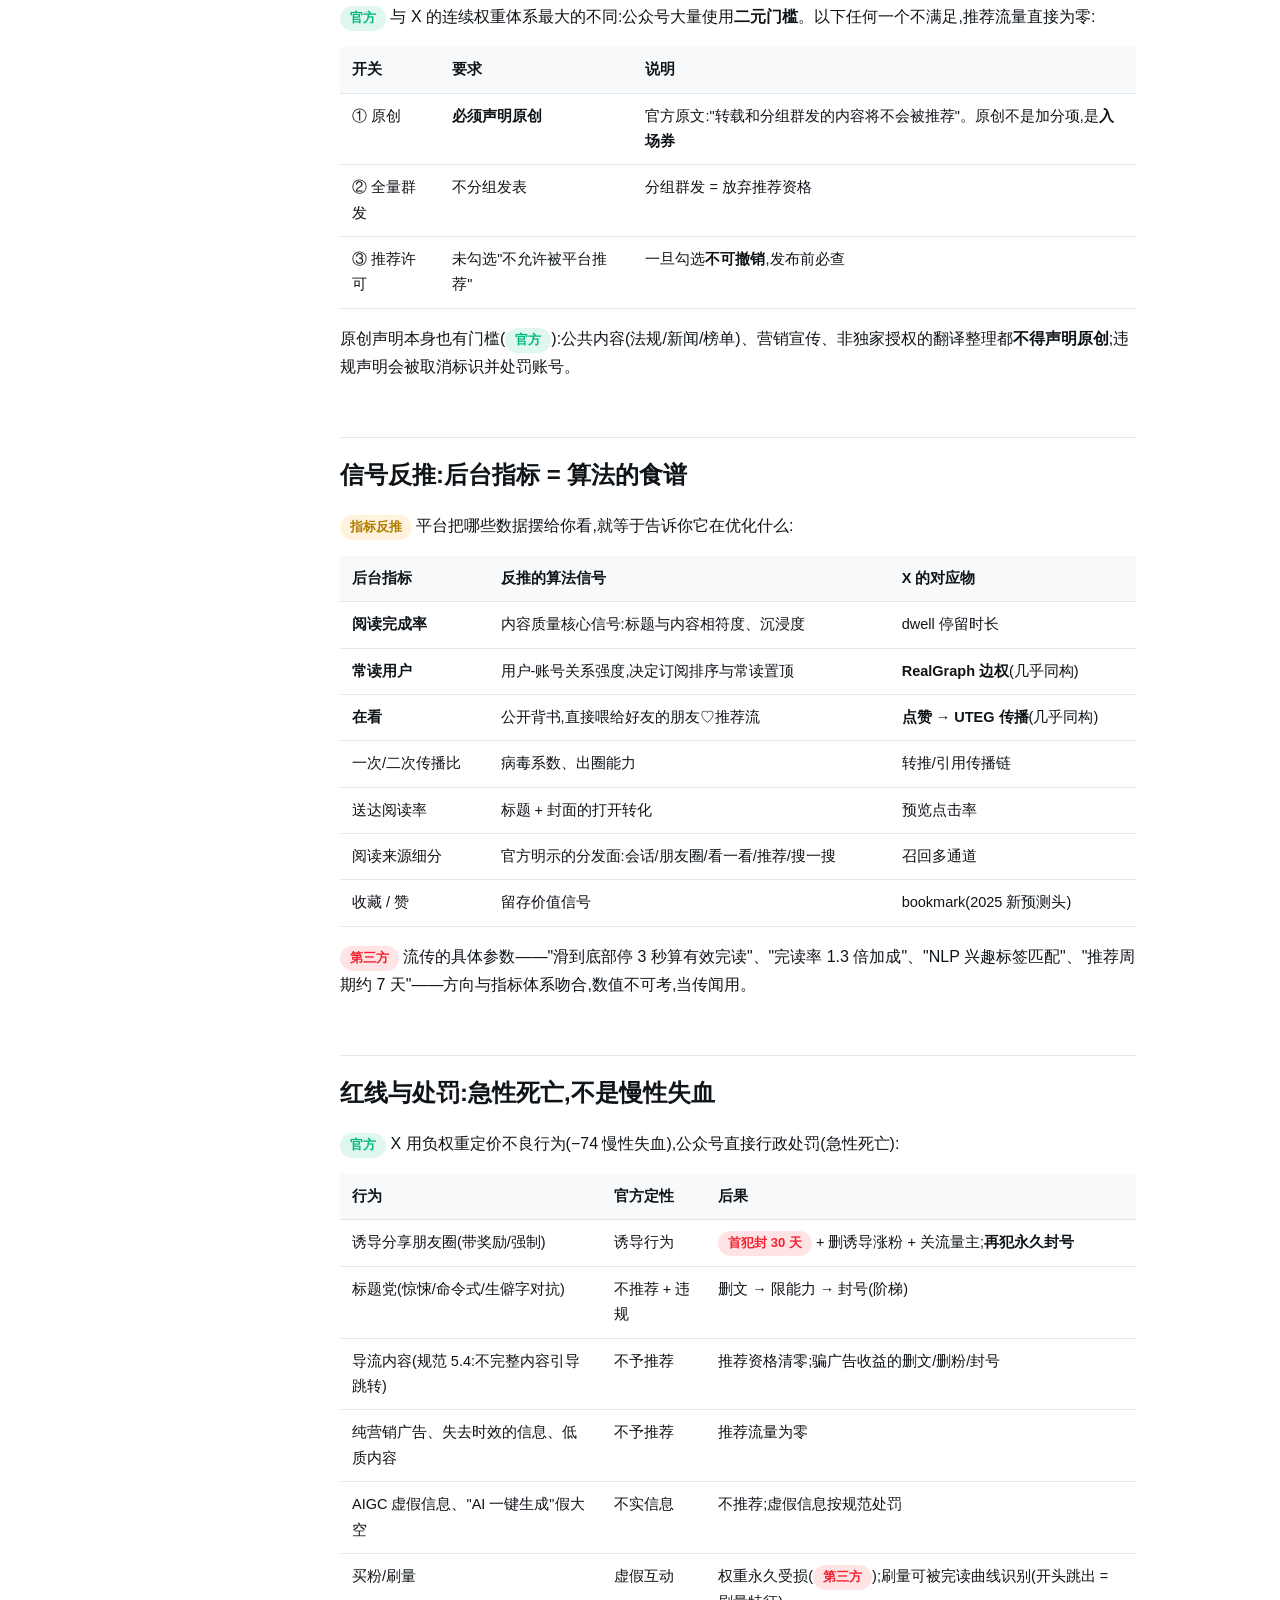
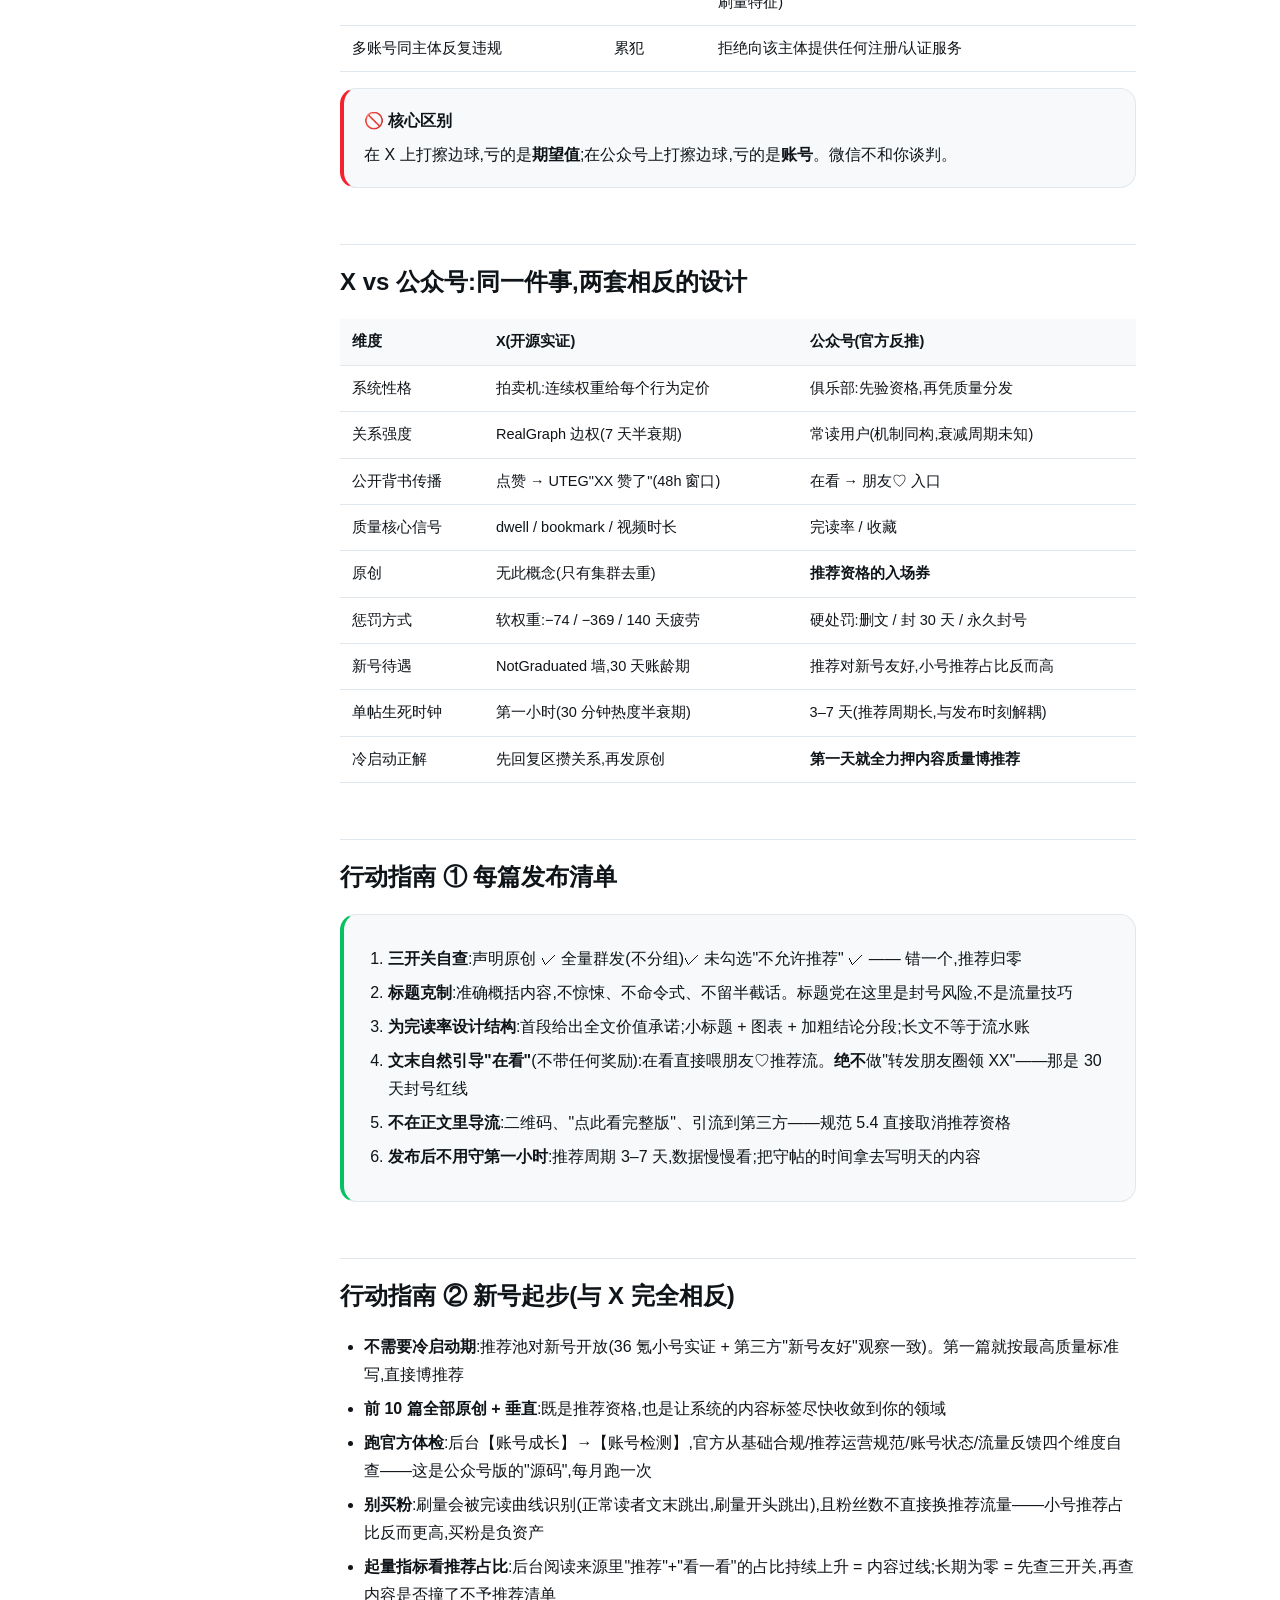
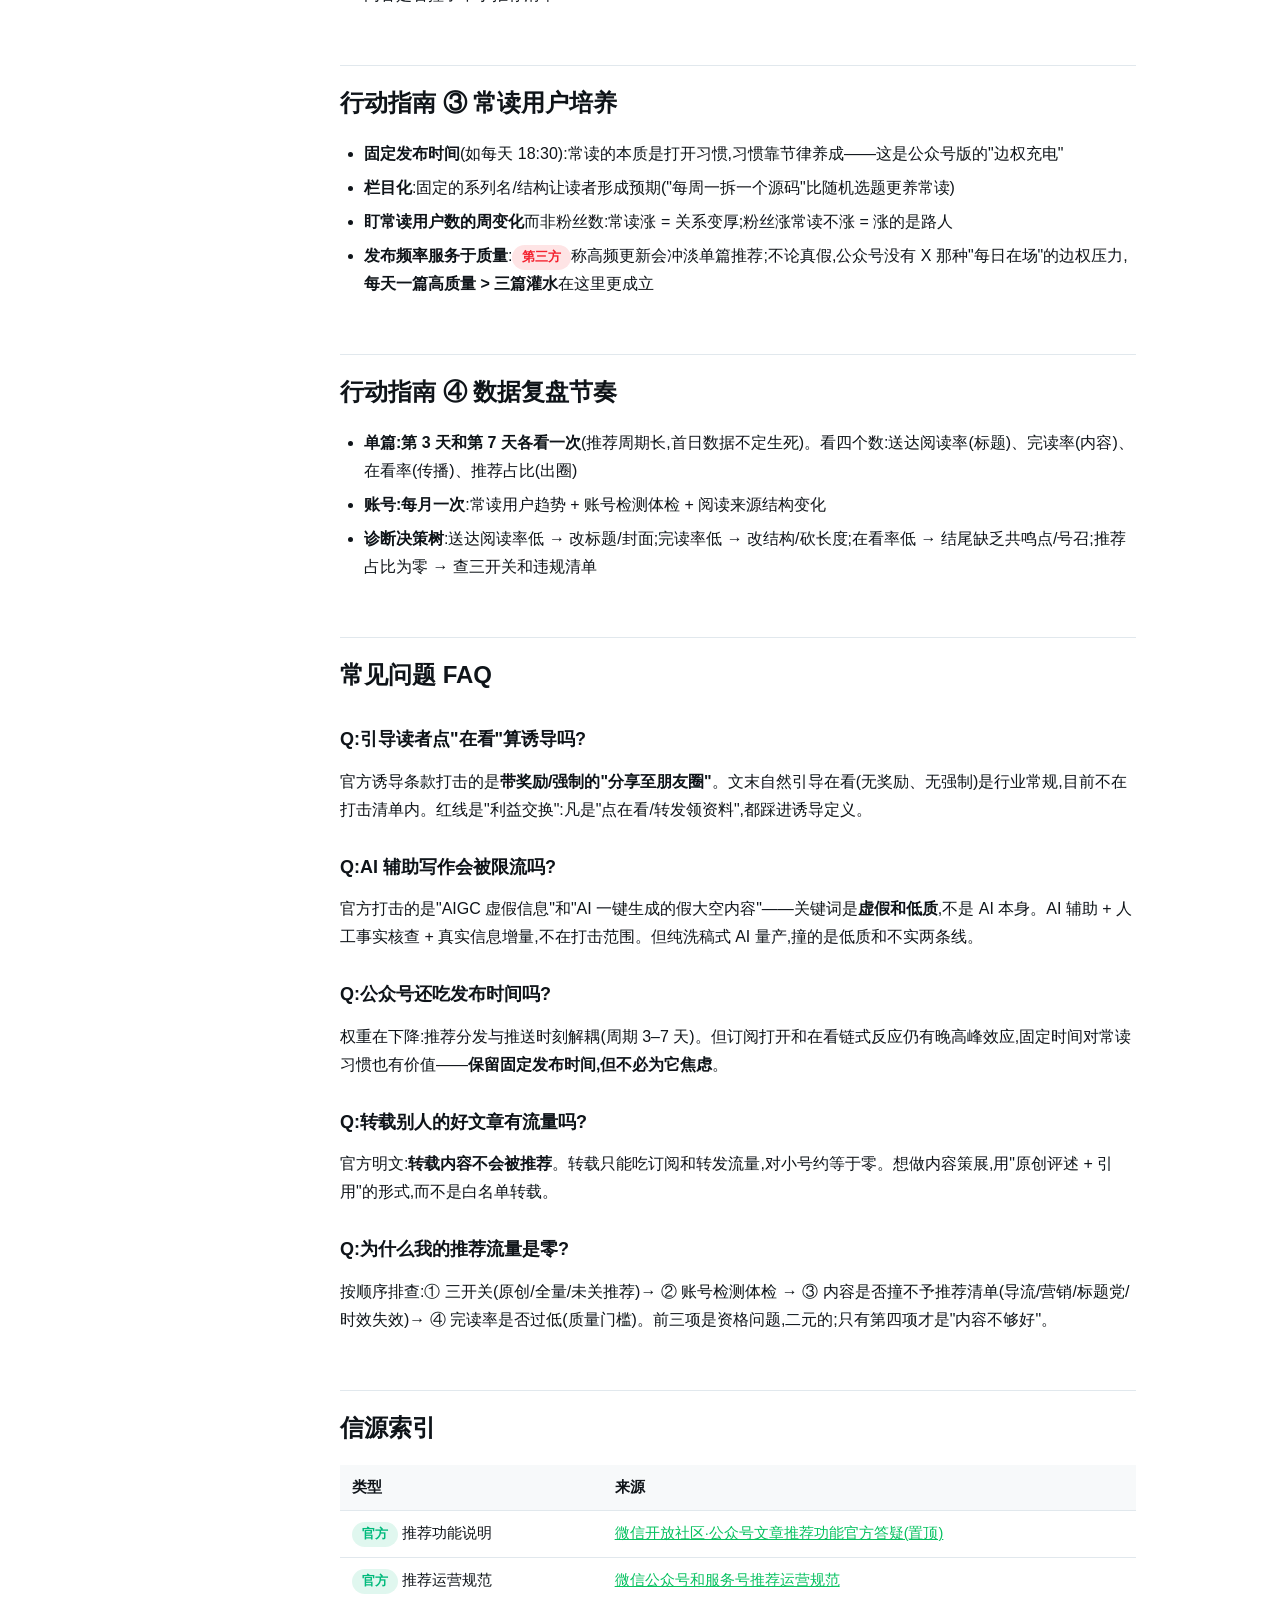
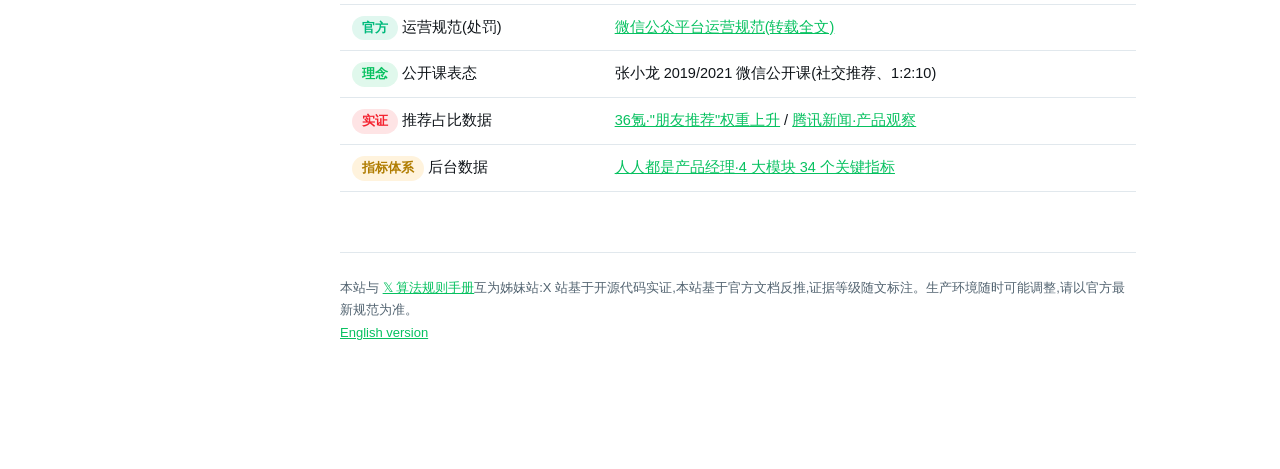
<file: zh/index.html>
<!DOCTYPE html>
<html lang="zh-CN">
<head>
<meta charset="UTF-8">
<meta name="viewport" content="width=device-width, initial-scale=1.0">
<title>微信公众号操作手册 — 从官方文档反推的流量策略</title>
<meta name="description" content="基于微信官方运营规范、推荐运营规范、后台指标体系与公开课表态,反推公众号的分发逻辑,给出可执行的操作手册。每条结论标注证据等级。">
<link rel="stylesheet" href="../assets/style.css">
</head>
<body>

<div class="topbar">
  <a class="logo" href="./">公众号<span>操作手册</span></a>
  <div class="spacer"></div>
  <a class="lang" href="../en/">English</a>
  <a class="gh" href="https://github.com/partyfly/wechat-handbook" target="_blank">GitHub ↗</a>
</div>

<div class="layout">

<nav class="sidebar">
  <div class="group">
    <div class="group-title">本页</div>
    <a href="#method">反推方法与证据等级</a>
    <a href="#arch">分发架构:三层漏斗</a>
    <a href="#gates">推荐资格:三个开关</a>
    <a href="#signals">信号反推:指标食谱</a>
    <a href="#redlines">红线与处罚</a>
    <a href="#vs">X vs 公众号对照</a>
  </div>
  <div class="group">
    <div class="group-title">行动指南</div>
    <a href="#pb-publish">每篇发布清单</a>
    <a href="#pb-new">新号起步</a>
    <a href="#pb-loyal">常读用户培养</a>
    <a href="#pb-review">数据复盘节奏</a>
    <a href="#faq">常见问题 FAQ</a>
  </div>
  <div class="group">
    <div class="group-title">姊妹站</div>
    <a href="https://partyfly.github.io/x-algorithm-handbook/zh/" target="_blank">𝕏 算法规则手册 ↗</a>
    <a href="https://partyfly.github.io/x-algorithm-handbook/zh/timing.html" target="_blank">行动时间 + 时钟工具 ↗</a>
    <a href="https://partyfly.github.io/youtube-handbook/zh/" target="_blank">YouTube 运营手册 ↗</a>
  </div>
</nav>

<main id="top">

<h1>微信公众号操作手册</h1>
<p class="subtitle">公众号没有开源代码,但它的流量策略可以从三类官方材料反推:后台指标体系(平台测什么)、运营规范(平台罚什么)、公开课表态(平台想要什么)。本手册每条结论标注证据等级。</p>

<div class="disclaimer">
⚠️ <strong>证据口径:</strong>与 X 手册不同,本页是对闭源系统的反推。四档标注:<span class="badge pos">官方</span>=白纸黑字的规则文档;<span class="badge info">理念</span>=张小龙/微信公开课表态;<span class="badge warn">指标反推</span>=后台暴露的数据维度,测什么≈优化什么;<span class="badge neg">第三方</span>=运营圈观察,未经官方确认,当传闻看。所有具体倍数(如"完读率 1.3 倍加成")均属第三方,本页只采信方向、不采信数值。
</div>

<h2 id="method">反推方法</h2>
<p>三面镜子拼出闭源算法的轮廓:</p>
<ul>
<li><strong>后台指标 = 算法的食谱。</strong>平台把哪些数据摆给你看(完读率、常读用户、在看、传播层级),就等于告诉你它在测什么、优化什么。</li>
<li><strong>处罚清单 = 算法的负权重。</strong>《运营规范》和《推荐运营规范》逐条写明不推荐什么、封什么——这是比任何泄露都可靠的"负面特征表"。</li>
<li><strong>官方表态 = 目标函数。</strong>张小龙的"1:2:10"和"社交推荐最符合人性",直接给出了系统的长期方向。</li>
</ul>

<h2 id="arch">分发架构:三层漏斗</h2>

<div class="figure">
<svg viewBox="0 0 760 300" xmlns="http://www.w3.org/2000/svg" font-family="-apple-system,sans-serif">
  <defs>
    <marker id="warr" viewBox="0 0 10 10" refX="9" refY="5" markerWidth="7" markerHeight="7" orient="auto-start-reverse">
      <path d="M0,0 L10,5 L0,10 z" fill="#00ba7c"/>
    </marker>
  </defs>
  <rect x="20" y="30" width="220" height="110" rx="14" fill="#1d9bf0" opacity="0.10"/>
  <text x="130" y="58" text-anchor="middle" font-size="14" font-weight="700" fill="#1d9bf0">① 订阅(私域打底)</text>
  <text x="130" y="82" text-anchor="middle" font-size="11" fill="#536471">订阅号消息列表</text>
  <text x="130" y="98" text-anchor="middle" font-size="11" fill="#536471">常读用户置顶横栏</text>
  <text x="130" y="114" text-anchor="middle" font-size="11" fill="#536471">关键变量:常读关系</text>
  <rect x="270" y="30" width="220" height="110" rx="14" fill="#00ba7c" opacity="0.10"/>
  <text x="380" y="58" text-anchor="middle" font-size="14" font-weight="700" fill="#00ba7c">② 社交链(放大器)</text>
  <text x="380" y="82" text-anchor="middle" font-size="11" fill="#536471">朋友♡(由"在看"进化)</text>
  <text x="380" y="98" text-anchor="middle" font-size="11" fill="#536471">群聊/私聊转发、朋友圈</text>
  <text x="380" y="114" text-anchor="middle" font-size="11" fill="#536471">关键变量:在看率、转发率</text>
  <rect x="520" y="30" width="220" height="110" rx="14" fill="#794bc4" opacity="0.10"/>
  <text x="630" y="58" text-anchor="middle" font-size="14" font-weight="700" fill="#794bc4">③ 机器推荐(上限)</text>
  <text x="630" y="82" text-anchor="middle" font-size="11" fill="#536471">订阅流推荐卡片、看一看</text>
  <text x="630" y="98" text-anchor="middle" font-size="11" fill="#536471">搜一搜(长尾)</text>
  <text x="630" y="114" text-anchor="middle" font-size="11" fill="#536471">关键变量:完读率、合规资格</text>
  <line x1="244" y1="85" x2="266" y2="85" stroke="#00ba7c" stroke-width="2.5" marker-end="url(#warr)"/>
  <line x1="494" y1="85" x2="516" y2="85" stroke="#00ba7c" stroke-width="2.5" marker-end="url(#warr)"/>
  <text x="60" y="190" font-size="13" font-weight="700" fill="#536471">张小龙的目标比例(2021 公开课,针对视频号,公众号沿同轨道):</text>
  <rect x="60" y="205" width="56" height="34" rx="8" fill="#1d9bf0" opacity="0.15"/>
  <text x="88" y="227" text-anchor="middle" font-size="14" font-weight="800" fill="#1d9bf0">1</text>
  <text x="130" y="227" font-size="12" fill="#536471">关注</text>
  <rect x="180" y="205" width="112" height="34" rx="8" fill="#00ba7c" opacity="0.15"/>
  <text x="236" y="227" text-anchor="middle" font-size="14" font-weight="800" fill="#00ba7c">2</text>
  <text x="306" y="227" font-size="12" fill="#536471">朋友推荐</text>
  <rect x="380" y="205" width="280" height="34" rx="8" fill="#794bc4" opacity="0.15"/>
  <text x="520" y="227" text-anchor="middle" font-size="14" font-weight="800" fill="#794bc4">10</text>
  <text x="672" y="227" font-size="12" fill="#536471">机器推荐</text>
</svg>
<div class="caption">公众号 = 订阅打底 + 社交链放大 + 机器推荐决定上限。"轻订阅、重推荐"是官方既定方向。</div>
</div>

<p><span class="badge info">理念</span> 张小龙 2019:"社交推荐是最符合人性的获取信息方式";2021 年写下 <strong>1 : 2 : 10</strong>(关注 : 朋友 : 机器)的目标比例。</p>
<p><span class="badge pos">官方</span> "在看"已进化为<strong>朋友♡</strong>独立入口,位置排在订阅内容之前,微信团队持续扩大测试。</p>
<p><span class="badge neg">实证</span> 36 氪小号"36氪未来消费":推荐流量占比从 2023-08 的 <strong>24.3%</strong> 涨到 2025-03 的 <strong>45.9%</strong>;其大号仅 2.2%——<strong>账号越小,推荐占比越高</strong>。</p>

<div class="card green">
<div class="card-title">✅ 一句话结论</div>
公众号已经不是"订阅制媒体"。对小号,<strong>约一半流量来自推荐</strong>——你的真实竞争场是机器推荐池和朋友♡社交链,订阅数只是地基。
</div>

<h2 id="gates">推荐资格:三个开关(零或一,不是权重)</h2>
<p><span class="badge pos">官方</span> 与 X 的连续权重体系最大的不同:公众号大量使用<strong>二元门槛</strong>。以下任何一个不满足,推荐流量直接为零:</p>

<table>
<thead><tr><th>开关</th><th>要求</th><th>说明</th></tr></thead>
<tbody>
<tr><td>① 原创</td><td><strong>必须声明原创</strong></td><td>官方原文:"转载和分组群发的内容将不会被推荐"。原创不是加分项,是<strong>入场券</strong></td></tr>
<tr><td>② 全量群发</td><td>不分组发表</td><td>分组群发 = 放弃推荐资格</td></tr>
<tr><td>③ 推荐许可</td><td>未勾选"不允许被平台推荐"</td><td>一旦勾选<strong>不可撤销</strong>,发布前必查</td></tr>
</tbody>
</table>

<p>原创声明本身也有门槛(<span class="badge pos">官方</span>):公共内容(法规/新闻/榜单)、营销宣传、非独家授权的翻译整理都<strong>不得声明原创</strong>;违规声明会被取消标识并处罚账号。</p>

<h2 id="signals">信号反推:后台指标 = 算法的食谱</h2>
<p><span class="badge warn">指标反推</span> 平台把哪些数据摆给你看,就等于告诉你它在优化什么:</p>

<table>
<thead><tr><th>后台指标</th><th>反推的算法信号</th><th>X 的对应物</th></tr></thead>
<tbody>
<tr><td><strong>阅读完成率</strong></td><td>内容质量核心信号:标题与内容相符度、沉浸度</td><td>dwell 停留时长</td></tr>
<tr><td><strong>常读用户</strong></td><td>用户-账号关系强度,决定订阅排序与常读置顶</td><td><strong>RealGraph 边权</strong>(几乎同构)</td></tr>
<tr><td><strong>在看</strong></td><td>公开背书,直接喂给好友的朋友♡推荐流</td><td><strong>点赞 → UTEG 传播</strong>(几乎同构)</td></tr>
<tr><td>一次/二次传播比</td><td>病毒系数、出圈能力</td><td>转推/引用传播链</td></tr>
<tr><td>送达阅读率</td><td>标题 + 封面的打开转化</td><td>预览点击率</td></tr>
<tr><td>阅读来源细分</td><td>官方明示的分发面:会话/朋友圈/看一看/推荐/搜一搜</td><td>召回多通道</td></tr>
<tr><td>收藏 / 赞</td><td>留存价值信号</td><td>bookmark(2025 新预测头)</td></tr>
</tbody>
</table>

<p><span class="badge neg">第三方</span> 流传的具体参数——"滑到底部停 3 秒算有效完读"、"完读率 1.3 倍加成"、"NLP 兴趣标签匹配"、"推荐周期约 7 天"——方向与指标体系吻合,数值不可考,当传闻用。</p>

<h2 id="redlines">红线与处罚:急性死亡,不是慢性失血</h2>
<p><span class="badge pos">官方</span> X 用负权重定价不良行为(−74 慢性失血),公众号直接行政处罚(急性死亡):</p>

<table>
<thead><tr><th>行为</th><th>官方定性</th><th>后果</th></tr></thead>
<tbody>
<tr><td>诱导分享朋友圈(带奖励/强制)</td><td>诱导行为</td><td><span class="badge neg">首犯封 30 天</span> + 删诱导涨粉 + 关流量主;<strong>再犯永久封号</strong></td></tr>
<tr><td>标题党(惊悚/命令式/生僻字对抗)</td><td>不推荐 + 违规</td><td>删文 → 限能力 → 封号(阶梯)</td></tr>
<tr><td>导流内容(规范 5.4:不完整内容引导跳转)</td><td>不予推荐</td><td>推荐资格清零;骗广告收益的删文/删粉/封号</td></tr>
<tr><td>纯营销广告、失去时效的信息、低质内容</td><td>不予推荐</td><td>推荐流量为零</td></tr>
<tr><td>AIGC 虚假信息、"AI 一键生成"假大空</td><td>不实信息</td><td>不推荐;虚假信息按规范处罚</td></tr>
<tr><td>买粉/刷量</td><td>虚假互动</td><td>权重永久受损(<span class="badge neg">第三方</span>);刷量可被完读曲线识别(开头跳出 = 刷量特征)</td></tr>
<tr><td>多账号同主体反复违规</td><td>累犯</td><td>拒绝向该主体提供任何注册/认证服务</td></tr>
</tbody>
</table>

<div class="card red">
<div class="card-title">🚫 核心区别</div>
在 X 上打擦边球,亏的是<strong>期望值</strong>;在公众号上打擦边球,亏的是<strong>账号</strong>。微信不和你谈判。
</div>

<h2 id="vs">X vs 公众号:同一件事,两套相反的设计</h2>

<table>
<thead><tr><th>维度</th><th>X(开源实证)</th><th>公众号(官方反推)</th></tr></thead>
<tbody>
<tr><td>系统性格</td><td>拍卖机:连续权重给每个行为定价</td><td>俱乐部:先验资格,再凭质量分发</td></tr>
<tr><td>关系强度</td><td>RealGraph 边权(7 天半衰期)</td><td>常读用户(机制同构,衰减周期未知)</td></tr>
<tr><td>公开背书传播</td><td>点赞 → UTEG"XX 赞了"(48h 窗口)</td><td>在看 → 朋友♡ 入口</td></tr>
<tr><td>质量核心信号</td><td>dwell / bookmark / 视频时长</td><td>完读率 / 收藏</td></tr>
<tr><td>原创</td><td>无此概念(只有集群去重)</td><td><strong>推荐资格的入场券</strong></td></tr>
<tr><td>惩罚方式</td><td>软权重:−74 / −369 / 140 天疲劳</td><td>硬处罚:删文 / 封 30 天 / 永久封号</td></tr>
<tr><td>新号待遇</td><td>NotGraduated 墙,30 天账龄期</td><td>推荐对新号友好,小号推荐占比反而高</td></tr>
<tr><td>单帖生死时钟</td><td>第一小时(30 分钟热度半衰期)</td><td>3–7 天(推荐周期长,与发布时刻解耦)</td></tr>
<tr><td>冷启动正解</td><td>先回复区攒关系,再发原创</td><td><strong>第一天就全力押内容质量博推荐</strong></td></tr>
</tbody>
</table>

<h2 id="pb-publish">行动指南 ① 每篇发布清单</h2>
<div class="card blue">
<ol>
<li><strong>三开关自查</strong>:声明原创 ✓ 全量群发(不分组)✓ 未勾选"不允许推荐" ✓ —— 错一个,推荐归零</li>
<li><strong>标题克制</strong>:准确概括内容,不惊悚、不命令式、不留半截话。标题党在这里是封号风险,不是流量技巧</li>
<li><strong>为完读率设计结构</strong>:首段给出全文价值承诺;小标题 + 图表 + 加粗结论分段;长文不等于流水账</li>
<li><strong>文末自然引导"在看"</strong>(不带任何奖励):在看直接喂朋友♡推荐流。<strong>绝不</strong>做"转发朋友圈领 XX"——那是 30 天封号红线</li>
<li><strong>不在正文里导流</strong>:二维码、"点此看完整版"、引流到第三方——规范 5.4 直接取消推荐资格</li>
<li><strong>发布后不用守第一小时</strong>:推荐周期 3–7 天,数据慢慢看;把守帖的时间拿去写明天的内容</li>
</ol>
</div>

<h2 id="pb-new">行动指南 ② 新号起步(与 X 完全相反)</h2>
<ul>
<li><strong>不需要冷启动期</strong>:推荐池对新号开放(36 氪小号实证 + 第三方"新号友好"观察一致)。第一篇就按最高质量标准写,直接博推荐</li>
<li><strong>前 10 篇全部原创 + 垂直</strong>:既是推荐资格,也是让系统的内容标签尽快收敛到你的领域</li>
<li><strong>跑官方体检</strong>:后台【账号成长】→【账号检测】,官方从基础合规/推荐运营规范/账号状态/流量反馈四个维度自查——这是公众号版的"源码",每月跑一次</li>
<li><strong>别买粉</strong>:刷量会被完读曲线识别(正常读者文末跳出,刷量开头跳出),且粉丝数不直接换推荐流量——小号推荐占比反而更高,买粉是负资产</li>
<li><strong>起量指标看推荐占比</strong>:后台阅读来源里"推荐"+"看一看"的占比持续上升 = 内容过线;长期为零 = 先查三开关,再查内容是否撞了不予推荐清单</li>
</ul>

<h2 id="pb-loyal">行动指南 ③ 常读用户培养</h2>
<ul>
<li><strong>固定发布时间</strong>(如每天 18:30):常读的本质是打开习惯,习惯靠节律养成——这是公众号版的"边权充电"</li>
<li><strong>栏目化</strong>:固定的系列名/结构让读者形成预期("每周一拆一个源码"比随机选题更养常读)</li>
<li><strong>盯常读用户数的周变化</strong>而非粉丝数:常读涨 = 关系变厚;粉丝涨常读不涨 = 涨的是路人</li>
<li><strong>发布频率服务于质量</strong>:<span class="badge neg">第三方</span>称高频更新会冲淡单篇推荐;不论真假,公众号没有 X 那种"每日在场"的边权压力,<strong>每天一篇高质量 &gt; 三篇灌水</strong>在这里更成立</li>
</ul>

<h2 id="pb-review">行动指南 ④ 数据复盘节奏</h2>
<ul>
<li><strong>单篇:第 3 天和第 7 天各看一次</strong>(推荐周期长,首日数据不定生死)。看四个数:送达阅读率(标题)、完读率(内容)、在看率(传播)、推荐占比(出圈)</li>
<li><strong>账号:每月一次</strong>:常读用户趋势 + 账号检测体检 + 阅读来源结构变化</li>
<li><strong>诊断决策树</strong>:送达阅读率低 → 改标题/封面;完读率低 → 改结构/砍长度;在看率低 → 结尾缺乏共鸣点/号召;推荐占比为零 → 查三开关和违规清单</li>
</ul>

<h2 id="faq">常见问题 FAQ</h2>

<h3>Q:引导读者点"在看"算诱导吗?</h3>
<p>官方诱导条款打击的是<strong>带奖励/强制的"分享至朋友圈"</strong>。文末自然引导在看(无奖励、无强制)是行业常规,目前不在打击清单内。红线是"利益交换":凡是"点在看/转发领资料",都踩进诱导定义。</p>

<h3>Q:AI 辅助写作会被限流吗?</h3>
<p>官方打击的是"AIGC 虚假信息"和"AI 一键生成的假大空内容"——关键词是<strong>虚假和低质</strong>,不是 AI 本身。AI 辅助 + 人工事实核查 + 真实信息增量,不在打击范围。但纯洗稿式 AI 量产,撞的是低质和不实两条线。</p>

<h3>Q:公众号还吃发布时间吗?</h3>
<p>权重在下降:推荐分发与推送时刻解耦(周期 3–7 天)。但订阅打开和在看链式反应仍有晚高峰效应,固定时间对常读习惯也有价值——<strong>保留固定发布时间,但不必为它焦虑</strong>。</p>

<h3>Q:转载别人的好文章有流量吗?</h3>
<p>官方明文:<strong>转载内容不会被推荐</strong>。转载只能吃订阅和转发流量,对小号约等于零。想做内容策展,用"原创评述 + 引用"的形式,而不是白名单转载。</p>

<h3>Q:为什么我的推荐流量是零?</h3>
<p>按顺序排查:① 三开关(原创/全量/未关推荐)→ ② 账号检测体检 → ③ 内容是否撞不予推荐清单(导流/营销/标题党/时效失效)→ ④ 完读率是否过低(质量门槛)。前三项是资格问题,二元的;只有第四项才是"内容不够好"。</p>

<h2 id="sources">信源索引</h2>
<table>
<thead><tr><th>类型</th><th>来源</th></tr></thead>
<tbody>
<tr><td><span class="badge pos">官方</span> 推荐功能说明</td><td><a href="https://developers.weixin.qq.com/community/develop/doc/0000a4c99dccb8f21d816ffe661009" target="_blank">微信开放社区·公众号文章推荐功能官方答疑(置顶)</a></td></tr>
<tr><td><span class="badge pos">官方</span> 推荐运营规范</td><td><a href="https://developers.weixin.qq.com/community/develop/article/doc/00080ea36a43e83f42241d81466813" target="_blank">微信公众号和服务号推荐运营规范</a></td></tr>
<tr><td><span class="badge pos">官方</span> 运营规范(处罚)</td><td><a href="https://www.cnblogs.com/txw1958/p/weixin-mp-rules.html" target="_blank">微信公众平台运营规范(转载全文)</a></td></tr>
<tr><td><span class="badge info">理念</span> 公开课表态</td><td>张小龙 2019/2021 微信公开课(社交推荐、1:2:10)</td></tr>
<tr><td><span class="badge neg">实证</span> 推荐占比数据</td><td><a href="https://36kr.com/p/3211329723614340" target="_blank">36氪·"朋友推荐"权重上升</a> / <a href="https://news.qq.com/rain/a/20250318A0852200" target="_blank">腾讯新闻·产品观察</a></td></tr>
<tr><td><span class="badge warn">指标体系</span> 后台数据</td><td><a href="https://www.woshipm.com/operate/3375626.html" target="_blank">人人都是产品经理·4 大模块 34 个关键指标</a></td></tr>
</tbody>
</table>

<footer>
本站与 <a href="https://partyfly.github.io/x-algorithm-handbook/zh/" target="_blank">𝕏 算法规则手册</a>互为姊妹站:X 站基于开源代码实证,本站基于官方文档反推,证据等级随文标注。生产环境随时可能调整,请以官方最新规范为准。<br>
<a href="../en/">English version</a>
</footer>

</main>
</div>
</body>
</html>
</file>
<file: assets/style.css>
:root {
  --bg: #ffffff;
  --bg-soft: #f7f9fa;
  --text: #0f1419;
  --text-soft: #536471;
  --accent: #07c160;
  --accent-dark: #06ad56;
  --green: #00ba7c;
  --red: #f4212e;
  --amber: #ffad1f;
  --border: #e1e8ed;
  --code-bg: #f1f3f4;
  --sidebar-w: 260px;
}

@media (prefers-color-scheme: dark) {
  :root {
    --bg: #15202b;
    --bg-soft: #1c2732;
    --text: #f7f9f9;
    --text-soft: #8b98a5;
    --border: #38444d;
    --code-bg: #253341;
  }
}

* { box-sizing: border-box; margin: 0; padding: 0; }

html { scroll-behavior: smooth; scroll-padding-top: 70px; }

body {
  font-family: -apple-system, BlinkMacSystemFont, "Segoe UI", Roboto, "PingFang SC", "Hiragino Sans GB", "Microsoft YaHei", sans-serif;
  background: var(--bg);
  color: var(--text);
  line-height: 1.75;
}

/* ===== Top bar ===== */
.topbar {
  position: fixed; top: 0; left: 0; right: 0; height: 56px; z-index: 100;
  display: flex; align-items: center; gap: 12px;
  padding: 0 20px;
  background: var(--bg);
  border-bottom: 1px solid var(--border);
}
.topbar .logo { font-weight: 800; font-size: 17px; text-decoration: none; color: var(--text); }
.topbar .logo span { color: var(--accent); }
.topbar .spacer { flex: 1; }
.topbar a.lang, .topbar a.gh {
  text-decoration: none; color: var(--text-soft); font-size: 14px;
  padding: 6px 14px; border: 1px solid var(--border); border-radius: 999px;
}
.topbar a.lang:hover, .topbar a.gh:hover { color: var(--accent); border-color: var(--accent); }

/* ===== Layout ===== */
.layout { display: flex; max-width: 1200px; margin: 0 auto; padding-top: 56px; }

nav.sidebar {
  width: var(--sidebar-w); flex-shrink: 0;
  position: sticky; top: 56px; height: calc(100vh - 56px);
  overflow-y: auto; padding: 24px 8px 40px 20px;
  border-right: 1px solid var(--border);
  font-size: 14px;
}
nav.sidebar .group { margin-bottom: 18px; }
nav.sidebar .group-title {
  font-size: 12px; text-transform: uppercase; letter-spacing: .06em;
  color: var(--text-soft); margin-bottom: 6px; font-weight: 700;
}
nav.sidebar a {
  display: block; color: var(--text); text-decoration: none;
  padding: 4px 10px; border-radius: 8px; margin: 1px 0;
}
nav.sidebar a:hover { background: var(--bg-soft); color: var(--accent); }

main {
  flex: 1; min-width: 0; padding: 32px 24px 100px 40px;
  max-width: 860px;
}

/* ===== Typography ===== */
h1 { font-size: 32px; line-height: 1.3; margin-bottom: 8px; }
.subtitle { color: var(--text-soft); font-size: 17px; margin-bottom: 24px; }
h2 {
  font-size: 24px; margin: 56px 0 16px; padding-top: 16px;
  border-top: 1px solid var(--border);
}
h3 { font-size: 18px; margin: 28px 0 10px; }
p { margin: 12px 0; }
ul, ol { margin: 12px 0 12px 24px; }
li { margin: 6px 0; }
strong { font-weight: 700; }

code {
  font-family: ui-monospace, SFMono-Regular, Menlo, monospace;
  font-size: 0.86em; background: var(--code-bg);
  padding: 2px 6px; border-radius: 6px; word-break: break-all;
}

a { color: var(--accent); }

/* ===== Components ===== */
.card {
  background: var(--bg-soft); border: 1px solid var(--border);
  border-radius: 16px; padding: 18px 20px; margin: 16px 0;
}
.card.green { border-left: 4px solid var(--green); }
.card.red { border-left: 4px solid var(--red); }
.card.amber { border-left: 4px solid var(--amber); }
.card.blue { border-left: 4px solid var(--accent); }
.card .card-title { font-weight: 700; margin-bottom: 6px; }

table {
  width: 100%; border-collapse: collapse; margin: 16px 0; font-size: 14.5px;
}
th, td { padding: 10px 12px; border-bottom: 1px solid var(--border); text-align: left; vertical-align: top; }
th { background: var(--bg-soft); font-weight: 700; }
tr:hover td { background: var(--bg-soft); }

.badge {
  display: inline-block; padding: 1px 10px; border-radius: 999px;
  font-size: 13px; font-weight: 700; white-space: nowrap;
}
.badge.pos { background: rgba(0,186,124,.12); color: var(--green); }
.badge.neg { background: rgba(244,33,46,.12); color: var(--red); }
.badge.warn { background: rgba(255,173,31,.15); color: #b07c00; }
.badge.info { background: rgba(7,193,96,.12); color: var(--accent); }

.src {
  font-size: 12.5px; color: var(--text-soft); margin-top: 4px;
}
.src code { font-size: 11.5px; }

.figure { margin: 24px 0; text-align: center; }
.figure svg { max-width: 100%; height: auto; }
.figure .caption { font-size: 13px; color: var(--text-soft); margin-top: 8px; }

.disclaimer {
  font-size: 13.5px; color: var(--text-soft);
  border: 1px dashed var(--border); border-radius: 12px; padding: 12px 16px; margin: 20px 0;
}

footer {
  border-top: 1px solid var(--border);
  margin-top: 60px; padding: 24px 0; font-size: 13px; color: var(--text-soft);
}

/* ===== Landing ===== */
.landing {
  min-height: 100vh; display: flex; flex-direction: column;
  align-items: center; justify-content: center; gap: 20px; padding: 24px; text-align: center;
}
.landing h1 { font-size: 40px; }
.landing p { color: var(--text-soft); max-width: 480px; }
.landing .choices { display: flex; gap: 16px; margin-top: 12px; }
.landing .choices a {
  text-decoration: none; font-weight: 700; font-size: 17px;
  padding: 14px 36px; border-radius: 999px;
  background: var(--accent); color: #fff;
}
.landing .choices a.alt { background: var(--bg-soft); color: var(--text); border: 1px solid var(--border); }

/* ===== Mobile ===== */
@media (max-width: 900px) {
  nav.sidebar { display: none; }
  main { padding: 24px 18px 80px; }
  h1 { font-size: 26px; }
  h2 { font-size: 21px; }
  table { font-size: 13px; display: block; overflow-x: auto; }
}

/* ===== Timing clock ===== */
.clock-controls { display: flex; gap: 16px; flex-wrap: wrap; margin: 20px 0; }
.clock-ctl { display: flex; flex-direction: column; gap: 4px; font-size: 13px; color: var(--text-soft); }
.clock-ctl select {
  font-size: 15px; padding: 8px 12px; border-radius: 10px;
  border: 1px solid var(--border); background: var(--bg-soft); color: var(--text);
  min-width: 220px;
}
.clock-stage { position: relative; max-width: 520px; margin: 0 auto; }
.timing-svg { width: 100%; height: auto; display: block; }
.clock-sector { cursor: pointer; transition: opacity .15s; }
.clock-sector:hover { opacity: .8; }
.clock-sector.best { stroke: var(--green); stroke-width: 1.5; }
.clock-num { font-size: 13px; font-weight: 700; fill: var(--text-soft); }
.clock-tick { stroke: var(--border); stroke-width: 1.5; }
.clock-center { fill: var(--bg-soft); stroke: var(--border); }
.clock-time { font-size: 26px; font-weight: 800; fill: var(--text); }
.clock-sub { font-size: 12px; fill: var(--text-soft); }
.clock-needle { stroke: var(--red); stroke-width: 2.5; stroke-linecap: round; }
.clock-needle-dot { fill: var(--red); }
.clock-tip {
  position: absolute; z-index: 10; pointer-events: none;
  background: var(--bg); border: 1px solid var(--border); border-radius: 12px;
  padding: 10px 12px; font-size: 12.5px; line-height: 1.6; width: 180px;
  box-shadow: 0 6px 24px rgba(0,0,0,.12);
}
.clock-tip .tip-sub { color: var(--text-soft); margin-top: 4px; }
.clock-windows { margin: 18px 0 6px; }
.clock-windows .win-row { margin: 8px 0; }
.clock-windows code { margin-right: 6px; font-size: 14px; }
.clock-audience { margin: 18px 0; }
.aud-title { font-size: 13px; color: var(--text-soft); margin-bottom: 8px; }
.aud-row { display: flex; align-items: center; gap: 10px; margin: 4px 0; font-size: 13.5px; }
.aud-name { width: 130px; flex-shrink: 0; }
.aud-bar { flex: 1; height: 8px; background: var(--bg-soft); border-radius: 999px; overflow: hidden; }
.aud-bar span { display: block; height: 100%; background: var(--accent); border-radius: 999px; }
.aud-pct { width: 42px; text-align: right; color: var(--text-soft); font-size: 12.5px; }
.legend-tiers { display: flex; gap: 14px; flex-wrap: wrap; margin: 12px 0; font-size: 13px; }
.legend-tiers .lg { display: flex; align-items: center; gap: 6px; }
.legend-tiers .sw { width: 14px; height: 14px; border-radius: 4px; display: inline-block; }
</file>
